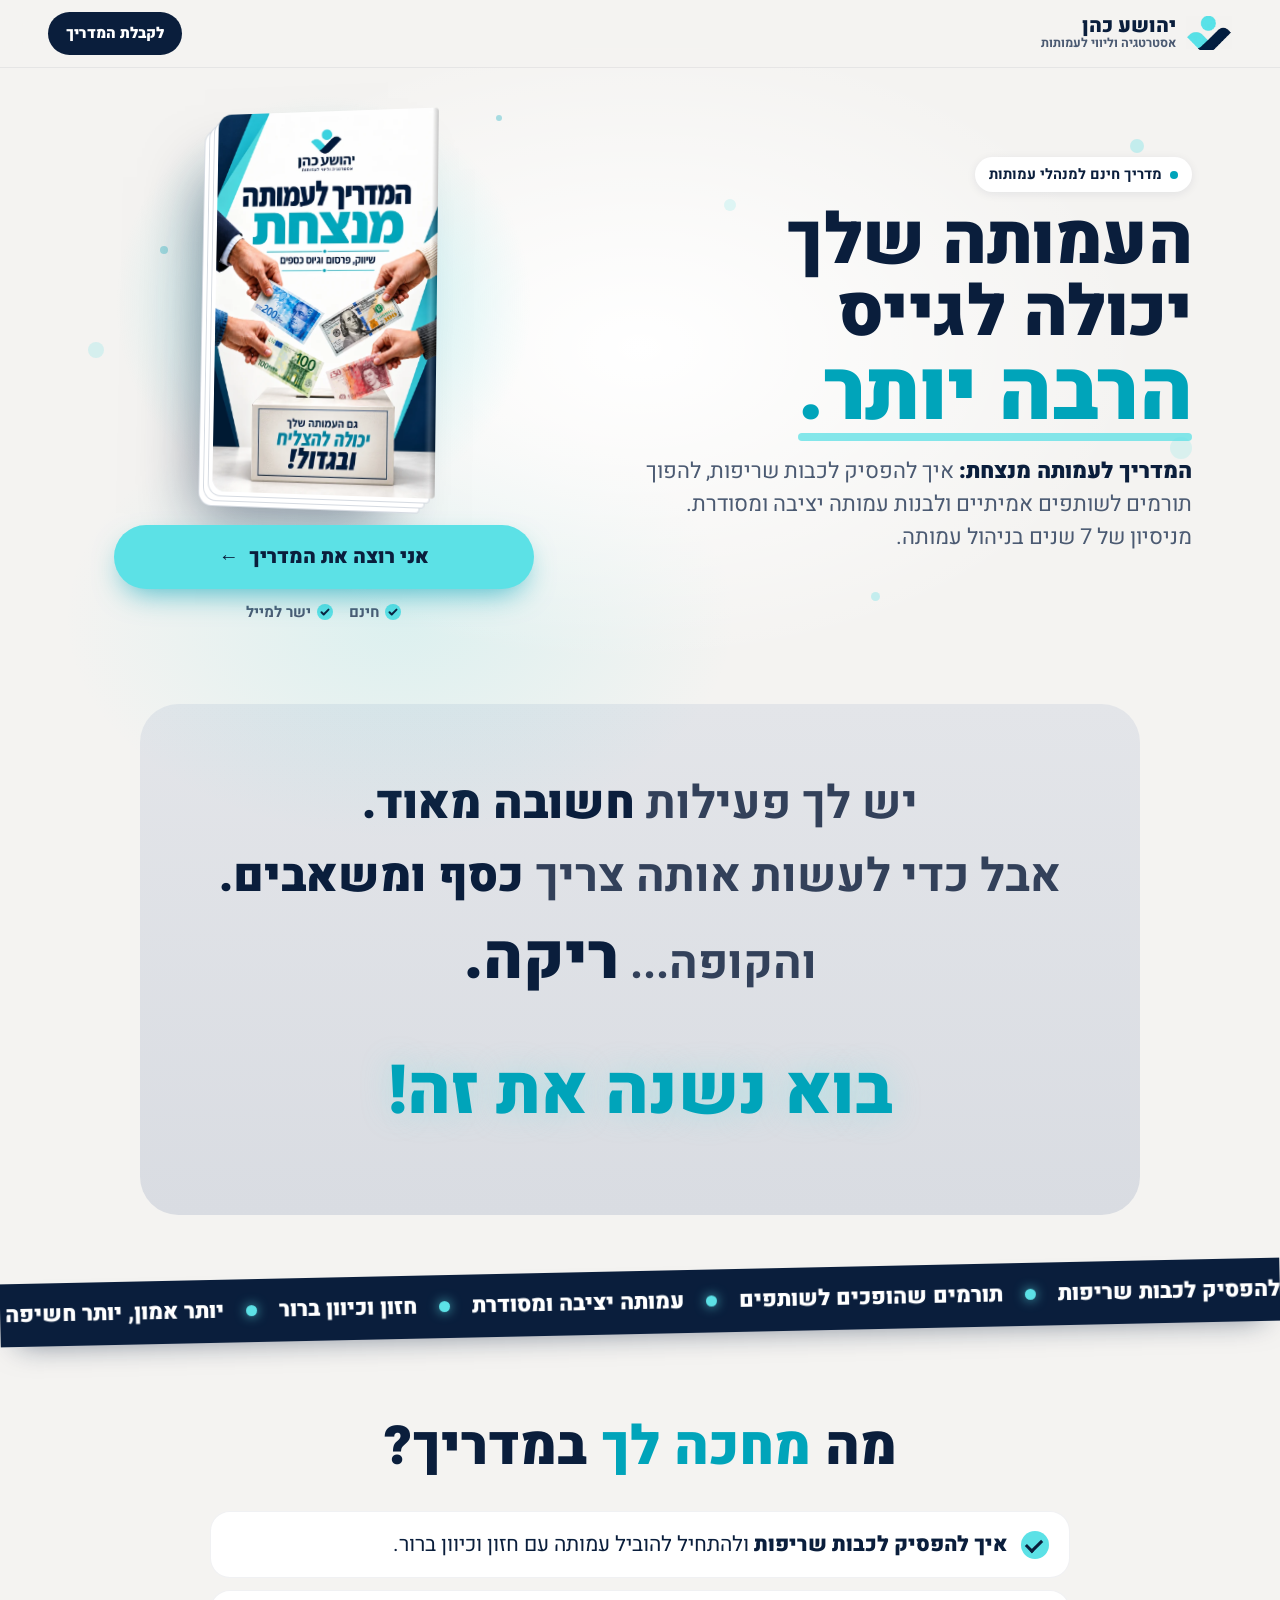
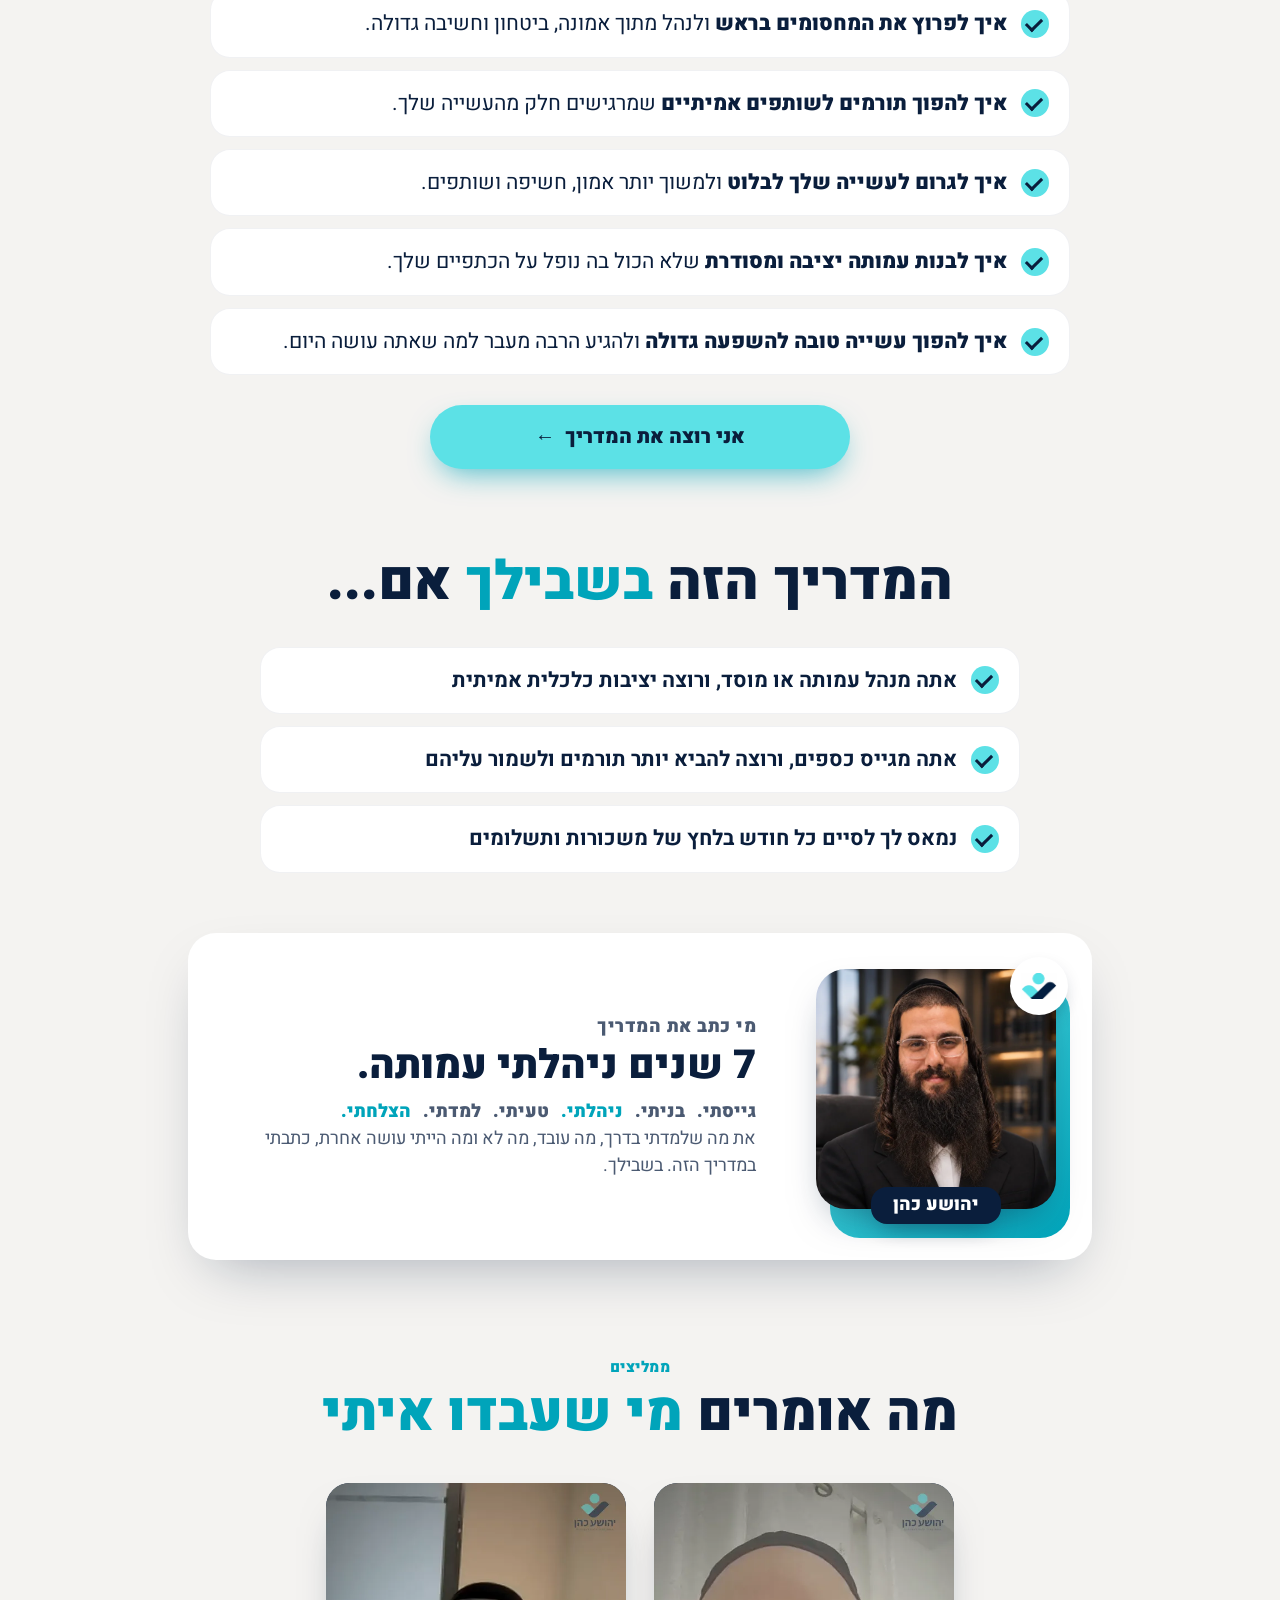
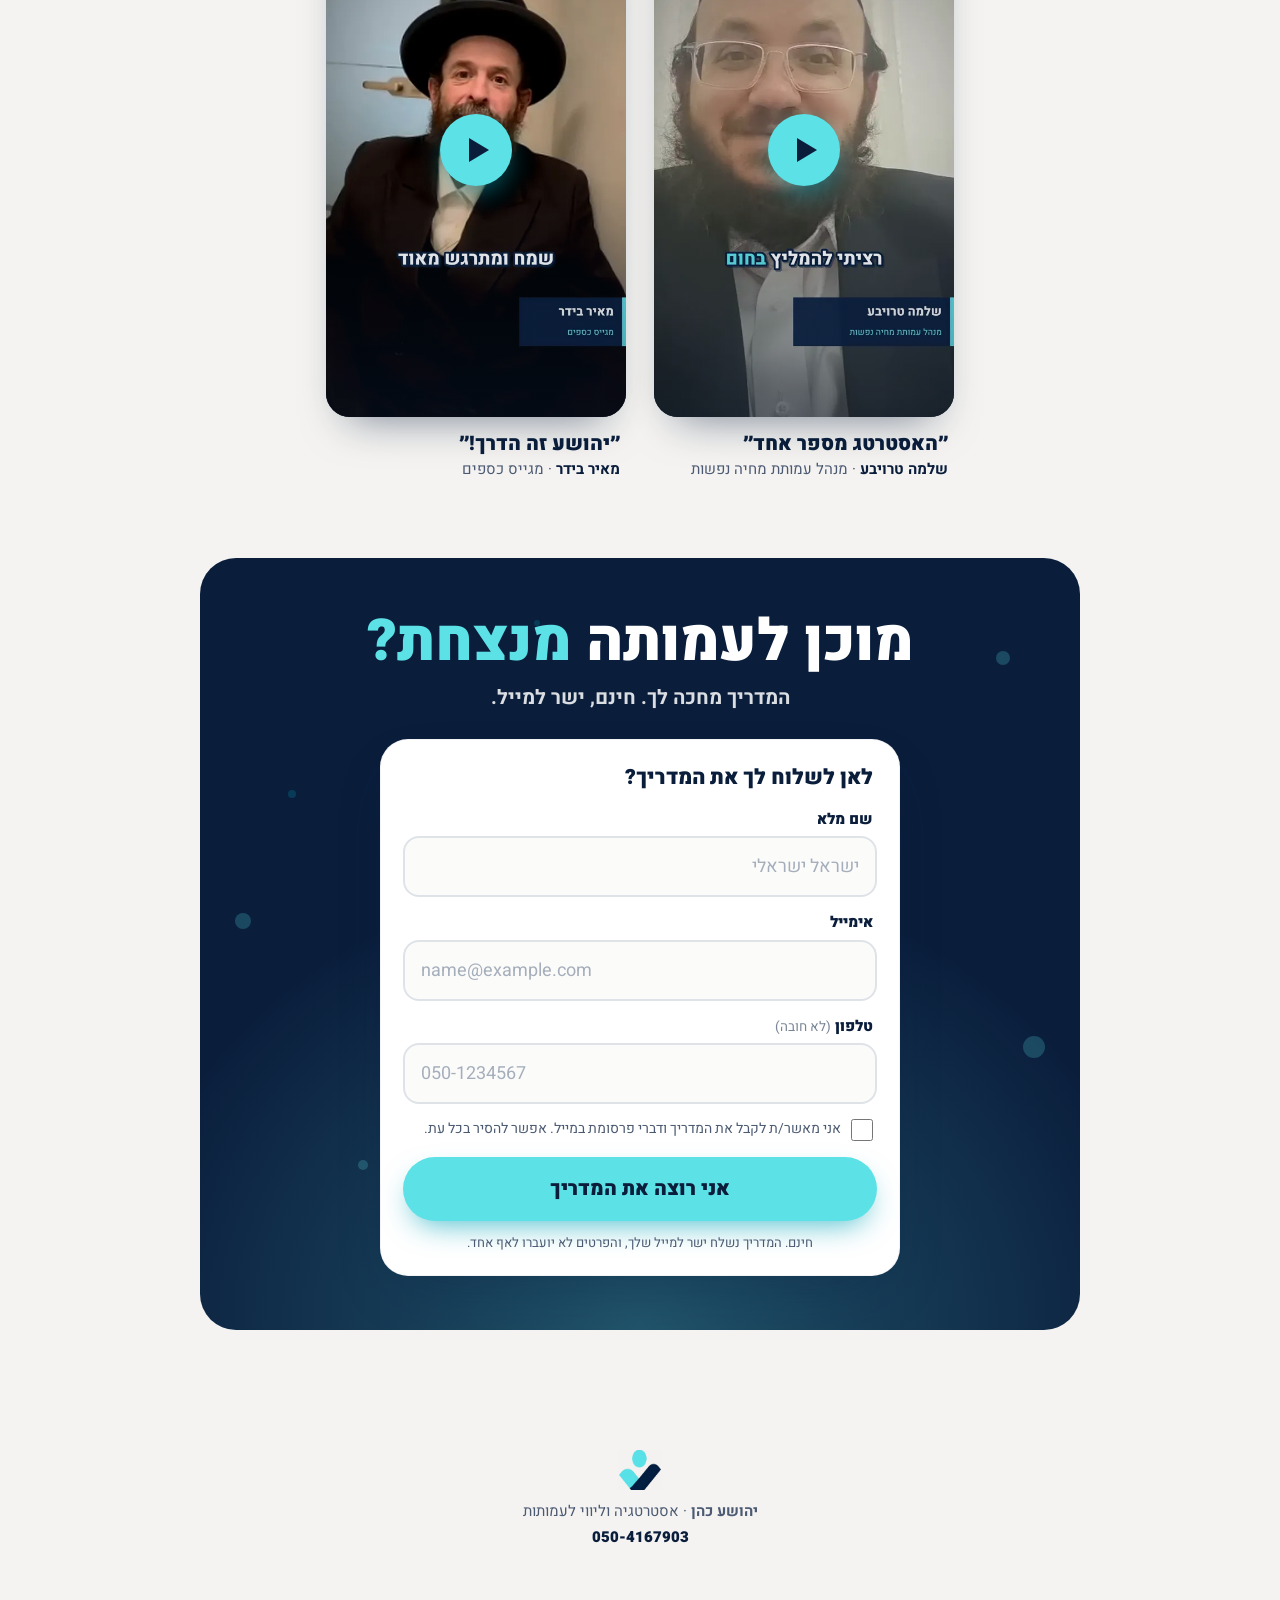
<file: index.html>
<!doctype html>
<html lang="he" dir="rtl">
<head>
<meta charset="utf-8">
<meta name="viewport" content="width=device-width, initial-scale=1, viewport-fit=cover">
<title>המדריך לעמותה מנצחת | מדריך חינם למנהלי עמותות | יהושע כהן</title>
<meta name="description" content="מדריך חינם למנהלי עמותות: איך להפסיק לכבות שריפות, להפוך תורמים לשותפים אמיתיים ולבנות עמותה יציבה ומסודרת.">
<meta name="theme-color" content="#0A1E3C">
<meta property="og:type" content="website">
<meta property="og:locale" content="he_IL">
<meta property="og:title" content="המדריך לעמותה מנצחת – מדריך חינם למנהלי עמותות">
<meta property="og:description" content="איך להפסיק לכבות שריפות, להפוך תורמים לשותפים אמיתיים ולבנות עמותה יציבה ומסודרת. בחינם.">
<meta property="og:image" content="https://yehoshua.co.il/assets/og.jpg?v=guide2">
<meta property="og:image:width" content="1200">
<meta property="og:image:height" content="630">
<meta property="og:url" content="https://yehoshua.co.il/">
<link rel="icon" type="image/png" href="assets/favicon.png">
<link rel="apple-touch-icon" href="assets/apple-touch-icon.png">
<link rel="preload" href="assets/heebo-hebrew-900-normal.woff2" as="font" type="font/woff2" crossorigin>
<link rel="stylesheet" href="styles.css?v=live2">
</head>
<body>

<header class="top">
  <a class="brand" href="#" aria-label="יהושע כהן — אסטרטגיה וליווי לעמותות">
    <span class="mk" aria-hidden="true"><img class="mk-base" src="assets/mark.webp" alt="" width="54" height="40"><img class="mk-dot" src="assets/mark.webp" alt="" width="54" height="40"></span>
    <span><b>יהושע כהן</b><small>אסטרטגיה וליווי לעמותות</small></span>
  </a>
  <a class="top-cta" href="#join">לקבלת המדריך</a>
  <span class="scroll-line" aria-hidden="true"><span></span></span>
</header>

<main>
  <!-- HERO -->
  <section class="hero" id="top">
    <div class="floaters" aria-hidden="true"><i></i><i></i><i></i><i></i><i></i><i></i><i></i><i></i></div>
    <div class="hero-head">
      <p class="eyebrow"><span class="dot"></span>מדריך חינם למנהלי עמותות</p>
      <h1>העמותה שלך יכולה לגייס <em class="rot"><span data-rot>הרבה יותר.</span></em></h1>
      <p class="lead"><b>המדריך לעמותה מנצחת:</b> איך להפסיק לכבות שריפות, להפוך תורמים לשותפים אמיתיים ולבנות עמותה יציבה ומסודרת. מניסיון של 7 שנים בניהול עמותה.</p>
    </div>

    <div class="book-wrap" aria-hidden="true">
      <div class="book">
        <img class="cover" src="assets/guide.webp" alt="" width="720" height="1201">
      </div>
    </div>

    <div class="hero-cta">
      <a class="btn" href="#join">אני רוצה את המדריך <span class="arr" aria-hidden="true">←</span></a>
      <ul class="ticks"><li>חינם</li><li>ישר למייל</li></ul>
    </div>
  </section>

  <!-- PAIN -->
  <section class="pain" data-reveal-group>
    <p class="pain-line" data-reveal>יש לך פעילות <b>חשובה מאוד.</b></p>
    <p class="pain-line" data-reveal>אבל כדי לעשות אותה צריך <b>כסף ומשאבים.</b></p>
    <p class="pain-line pain-empty" data-reveal>והקופה... <b>ריקה.</b></p>
    <p class="pain-turn" data-reveal>בוא נשנה את זה!</p>
  </section>

  <!-- RUNNING BAND -->
  <div class="ticker" aria-hidden="true"><div class="ticker-run">
    <span>להפסיק לכבות שריפות</span><span>תורמים שהופכים לשותפים</span><span>עמותה יציבה ומסודרת</span><span>חזון וכיוון ברור</span><span>יותר אמון, יותר חשיפה</span><span>השפעה גדולה</span>
    <span>להפסיק לכבות שריפות</span><span>תורמים שהופכים לשותפים</span><span>עמותה יציבה ומסודרת</span><span>חזון וכיוון ברור</span><span>יותר אמון, יותר חשיפה</span><span>השפעה גדולה</span>
  </div></div>

  <!-- WHAT'S IN THE GUIDE -->
  <section class="get">
    <h2 class="sec-title" data-reveal>מה <em>מחכה לך</em> במדריך?</h2>
    <ul class="get-list">
      <li data-reveal><b>איך להפסיק לכבות שריפות</b> ולהתחיל להוביל עמותה עם חזון וכיוון ברור.</li>
      <li data-reveal><b>איך לפרוץ את המחסומים בראש</b> ולנהל מתוך אמונה, ביטחון וחשיבה גדולה.</li>
      <li data-reveal><b>איך להפוך תורמים לשותפים אמיתיים</b> שמרגישים חלק מהעשייה שלך.</li>
      <li data-reveal><b>איך לגרום לעשייה שלך לבלוט</b> ולמשוך יותר אמון, חשיפה ושותפים.</li>
      <li data-reveal><b>איך לבנות עמותה יציבה ומסודרת</b> שלא הכול בה נופל על הכתפיים שלך.</li>
      <li data-reveal><b>איך להפוך עשייה טובה להשפעה גדולה</b> ולהגיע הרבה מעבר למה שאתה עושה היום.</li>
    </ul>
    <div class="get-cta" data-reveal><a class="btn" href="#join">אני רוצה את המדריך <span class="arr" aria-hidden="true">←</span></a></div>
  </section>

  <!-- FOR WHOM -->
  <section class="for">
    <h2 class="sec-title" data-reveal>המדריך הזה <em>בשבילך</em> אם...</h2>
    <ul class="for-list">
      <li data-reveal>אתה מנהל עמותה או מוסד, ורוצה יציבות כלכלית אמיתית</li>
      <li data-reveal>אתה מגייס כספים, ורוצה להביא יותר תורמים ולשמור עליהם</li>
      <li data-reveal>נמאס לך לסיים כל חודש בלחץ של משכורות ותשלומים</li>
    </ul>
  </section>

  <!-- WHO -->
  <section class="who">
    <div class="who-card" data-reveal>
      <figure class="who-photo">
        <img src="assets/yehoshua.webp" alt="יהושע כהן" width="640" height="640" loading="lazy">
        <span class="who-badge" aria-hidden="true"><img src="assets/mark.webp" alt="" width="54" height="40"></span>
        <figcaption><b>יהושע כהן</b></figcaption>
      </figure>
      <div>
        <p class="who-kicker">מי כתב את המדריך</p>
        <h2>7 שנים ניהלתי עמותה.</h2>
        <p class="who-words"><span>גייסתי.</span> <span>בניתי.</span> <span>ניהלתי.</span> <span>טעיתי.</span> <span>למדתי.</span> <span>הצלחתי.</span></p>
        <p>את מה שלמדתי בדרך, מה עובד, מה לא ומה הייתי עושה אחרת, כתבתי במדריך הזה. בשבילך.</p>
      </div>
    </div>
  </section>

  <!-- TESTIMONIALS (add a card to the list to add a video) -->
  <section class="recs" aria-labelledby="recs-title">
    <p class="recs-kicker" data-reveal>ממליצים</p>
    <h2 class="sec-title" id="recs-title" data-reveal>מה אומרים <em>מי שעבדו איתי</em></h2>
    <ul class="recs-list" data-recs data-reveal>
      <li class="rec">
        <button class="rec-play" type="button" data-src="assets/video/rec1.mp4?v=wm" aria-label="לצפייה בהמלצה של שלמה טרויבע">
          <img src="assets/video/rec1.webp?v=wm" alt="" width="540" height="960" loading="lazy">
          <span class="rec-icon" aria-hidden="true"></span>
        </button>
        <p class="rec-quote">״האסטרטג מספר אחד״</p>
        <p class="rec-who"><b>שלמה טרויבע</b> · מנהל עמותת מחיה נפשות</p>
      </li>
      <li class="rec">
        <button class="rec-play" type="button" data-src="assets/video/rec2.mp4?v=wm" aria-label="לצפייה בהמלצה של מאיר בידר">
          <img src="assets/video/rec2.webp?v=wm" alt="" width="540" height="960" loading="lazy">
          <span class="rec-icon" aria-hidden="true"></span>
        </button>
        <p class="rec-quote">״יהושע זה הדרך!״</p>
        <p class="rec-who"><b>מאיר בידר</b> · מגייס כספים</p>
      </li>
    </ul>
  </section>

  <!-- FINAL CTA + FORM -->
  <section class="final" id="join">
    <div class="final-card">
      <div class="floaters" aria-hidden="true"><i></i><i></i><i></i><i></i><i></i><i></i></div>
      <h2>מוכן לעמותה <em>מנצחת?</em></h2>
      <p>המדריך מחכה לך. חינם, ישר למייל.</p>
    <div class="final-form">
      <form class="signup" data-form novalidate>
        <p class="form-title">לאן לשלוח לך את המדריך?</p>
        <div class="field">
          <label for="f-name">שם מלא</label>
          <input id="f-name" name="name" type="text" autocomplete="name" required maxlength="80" placeholder="ישראל ישראלי">
        </div>
        <div class="field">
          <label for="f-email">אימייל</label>
          <input id="f-email" name="email" type="email" inputmode="email" autocomplete="email" dir="ltr" required maxlength="120" placeholder="name@example.com">
          <p class="hint" data-hint hidden></p>
        </div>
        <div class="field">
          <label for="f-phone">טלפון <small class="opt">(לא חובה)</small></label>
          <input id="f-phone" name="phone" type="tel" inputmode="tel" autocomplete="tel" dir="ltr" maxlength="20" placeholder="050-1234567">
          <p class="hint" data-phone-hint hidden></p>
        </div>
        <input class="hp" name="website" tabindex="-1" autocomplete="off" aria-hidden="true">
        <label class="consent">
          <input type="checkbox" name="agree" value="yes">
          <span data-consent-text>אני מאשר/ת לקבל את המדריך ודברי פרסומת במייל. אפשר להסיר בכל עת.</span>
        </label>
        <button type="submit" class="btn"><span>אני רוצה את המדריך</span></button>
        <p class="fine">חינם. המדריך נשלח ישר למייל שלך, והפרטים לא יועברו לאף אחד.</p>
        <p class="error" role="alert" data-error hidden></p>
      </form>

      <div class="done" data-done hidden tabindex="-1">
        <div class="done-check" aria-hidden="true"></div>
        <h2>המדריך בדרך אליך, <span data-done-name></span>!</h2>
        <p>שלחנו אותו עכשיו למייל שלך. לא רואה אותו? כדאי לבדוק גם בתיקיית "קידומי מכירות" או "ספאם".</p>
        <a class="btn btn-ghost" data-share target="_blank" rel="noopener">שתף מנהל עמותה שאתה מכיר</a>
      </div>
    </div>
    </div>
  </section>
</main>

<footer class="foot">
  <img src="assets/mark.webp" alt="" width="54" height="40" loading="lazy">
  <p><b>יהושע כהן</b> · אסטרטגיה וליווי לעמותות</p>
  <p><a href="https://wa.me/972504167903" target="_blank" rel="noopener" dir="ltr">050-4167903</a></p>
</footer>

<a class="sticky-cta" href="#join" data-sticky><span class="live-dot" aria-hidden="true"></span>אני רוצה את המדריך</a>

<script src="app.js?v=live1"></script>
</body>
</html>
</file>
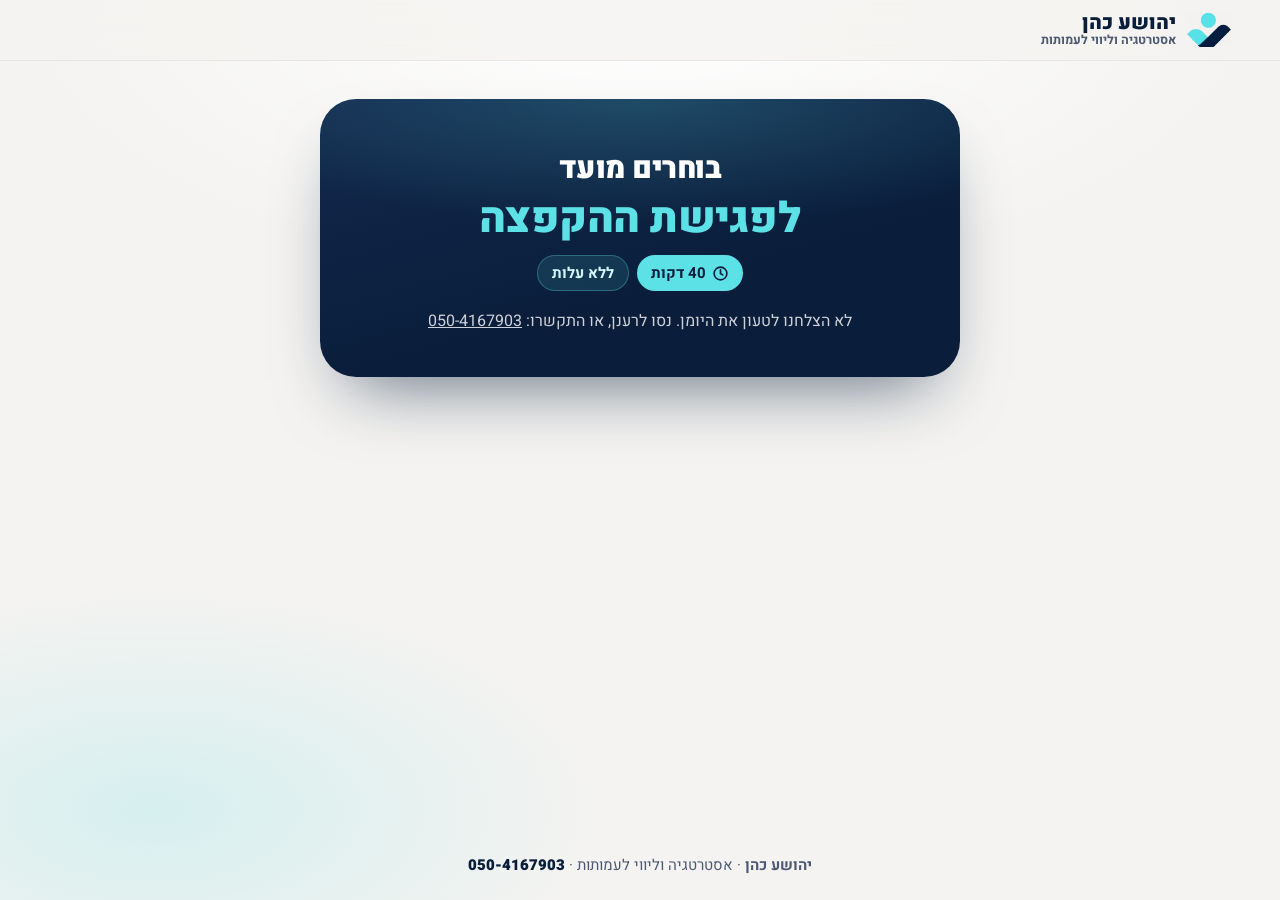
<file: book.html>
<!doctype html>
<html lang="he" dir="rtl">
<head>
<meta charset="utf-8">
<meta name="viewport" content="width=device-width, initial-scale=1, viewport-fit=cover">
<title>קביעת פגישת הקפצה | יהושע כהן</title>
<meta name="robots" content="noindex">
<meta name="theme-color" content="#0A1E3C">
<link rel="icon" type="image/png" href="assets/favicon.png">
<link rel="apple-touch-icon" href="assets/apple-touch-icon.png">
<link rel="preload" href="assets/heebo-hebrew-900-normal.woff2" as="font" type="font/woff2" crossorigin>
<link rel="stylesheet" href="styles.css?v=consult1">
<link rel="stylesheet" href="consult.css?v=role1">
</head>
<body class="cs-page">
<header class="top">
  <a class="brand" href="./" aria-label="יהושע כהן — אסטרטגיה וליווי לעמותות">
    <img src="assets/mark.webp" alt="" width="54" height="40">
    <span><b>יהושע כהן</b><small>אסטרטגיה וליווי לעמותות</small></span>
  </a>
</header>
<main class="cs-wrap">
  <section class="cs-card" data-card>
    <h1 data-title>בוחרים מועד <em>לפגישת ההקפצה</em></h1>
    <p class="cs-meta"><span class="cs-pill"><svg viewBox="0 0 24 24" aria-hidden="true"><circle cx="12" cy="12" r="9"/><path d="M12 7v5l3 2"/></svg>40 דקות</span><span class="cs-pill">ללא עלות</span></p>
    <div data-body><div class="cs-loading" aria-label="טוען"></div></div>
  </section>
</main>
<footer class="foot cs-foot">
  <p><b>יהושע כהן</b> · אסטרטגיה וליווי לעמותות · <a href="tel:0504167903">050-4167903</a></p>
</footer>
<script src="consult.js?v=track1"></script>
<script>
(function () {
  var C = window.Consult;
  var body = document.querySelector('[data-body]');
  var title = document.querySelector('[data-title]');
  var qs = new URLSearchParams(location.search);
  var fromPage = qs.get('from') === 'page'; var backPage = fromPage ? 'pgisha.html' : 'thank-you.html';
  var token = qs.get('r') || qs.get('c');
  var confirmMode = !qs.get('r') && !!qs.get('c');
  var chosen = null;
  var CHECK = '<div class="cs-ok-icon"><svg viewBox="0 0 24 24"><path d="M5 12.5l4.6 4.5L19 7.5"/></svg></div>';
  var esc = function (s) { return String(s).replace(/[&<>"']/g, function (c) { return { '&': '&amp;', '<': '&lt;', '>': '&gt;', '"': '&quot;', "'": '&#39;' }[c]; }); };
  var label = function (iso) { var d = new Date(iso); return 'יום ' + C.weekday(d).replace(/^יום /, '') + ', ' + C.dm(d) + ' בשעה ' + C.time(d); };

  // Free times grouped by day; the person picks a day, then a time.
  function picker(slots, onPick) {
    var days = [];
    slots.forEach(function (iso) {
      var k = C.dayKey(new Date(iso));
      var day = days.filter(function (x) { return x.key === k; })[0];
      if (!day) days.push(day = { key: k, slots: [] });
      day.slots.push(iso);
    });
    if (!days.length) {
      body.innerHTML = '<p class="cs-empty">כרגע אין מועדים פנויים בשבועות הקרובים. אפשר להתקשר אליי: <a href="tel:0504167903">050-4167903</a></p>';
      return;
    }
    body.innerHTML = '<p class="cs-h2">איזה יום נוח לך?</p><div class="cs-days" role="group" aria-label="ימים"></div><p class="cs-h2">ובאיזו שעה?</p><div class="cs-times" role="group" aria-label="שעות"></div>';
    var dayBox = body.querySelector('.cs-days');
    var timeBox = body.querySelector('.cs-times');
    function showDay(i) {
      Array.prototype.forEach.call(dayBox.children, function (b, j) { b.setAttribute('aria-pressed', String(i === j)); });
      timeBox.innerHTML = '';
      days[i].slots.forEach(function (iso) {
        var b = document.createElement('button');
        b.type = 'button'; b.className = 'cs-time'; b.textContent = C.time(new Date(iso)); b.setAttribute('aria-pressed', 'false');
        b.dataset.slot = iso;
        b.onclick = function () { onPick(iso); };
        timeBox.appendChild(b);
      });
    }
    days.forEach(function (day, i) {
      var d = new Date(day.slots[0]);
      var b = document.createElement('button');
      b.type = 'button'; b.className = 'cs-day';
      b.innerHTML = '<small>' + esc(C.weekday(d)) + '</small><b>' + esc(C.dm(d)) + '</b>';
      b.onclick = function () { showDay(i); };
      dayBox.appendChild(b);
    });
    showDay(0);
  }

  function errorText(e) {
    if (e.code === 'slot-taken') return 'המועד הזה נתפס הרגע. בחר/י מועד אחר.';
    if (e.code === 'full') return 'כרגע אין מועדים פנויים.';
    return 'משהו השתבש. נסו שוב בעוד רגע, או התקשרו: 050-4167903';
  }

  // ── A new booking ─────────────────────────────────────────────
  function newBooking() {
    C.get('/slots').then(function (r) {
      if (!r.open) { location.replace(backPage); return; }
      picker(r.slots, details);
    }).catch(function () { body.innerHTML = '<p class="cs-empty">לא הצלחנו לטעון את היומן. נסו לרענן, או התקשרו: <a href="tel:0504167903">050-4167903</a></p>'; });
  }

  function details(iso) {
    chosen = iso;
    body.innerHTML =
      '<p class="cs-chosen">' + esc(label(iso)) + '<button type="button" data-change>שינוי</button></p>' +
      '<form class="cs-form" novalidate>' +
      '<input class="hp" name="website" tabindex="-1" autocomplete="off" aria-hidden="true">' +
      '<label><span>שם העמותה</span><input name="org" required autocomplete="organization"></label>' +
      '<label><span>שם מלא</span><input name="name" required autocomplete="name"></label>' +
      '<label><span>תפקיד בעמותה</span><input name="role" required autocomplete="organization-title" placeholder="למשל: מנכ״ל, יו״ר, רכז/ת גיוס"></label>' +
      '<label><span>טלפון נייד</span><input name="phone" type="tel" inputmode="tel" required autocomplete="tel" dir="ltr"></label>' +
      '<label><span>אימייל</span><input name="email" type="email" inputmode="email" required autocomplete="email" dir="ltr"></label>' +
      '<label><span>קצת רקע על העמותה <small class="cs-opt">(לא חובה)</small></span><textarea name="about" rows="3" maxlength="1000" placeholder="במה העמותה עוסקת, ומה הכי מעסיק אותך עכשיו"></textarea></label>' +
      '<p class="cs-err" data-err hidden></p>' +
      '<button class="btn cs-btn" type="submit">לשריין את המועד</button>' +
      '</form>';
    var form = body.querySelector('form');
    C.prefill(form);
    body.querySelector('[data-change]').onclick = newBooking;
    form.addEventListener('submit', function (e) {
      e.preventDefault();
      var err = form.querySelector('[data-err]');
      var d = C.formData(form);
      var miss = !d.org ? 'מה שם העמותה?' : !d.name ? 'מה השם שלך?' : !d.role ? 'מה התפקיד שלך בעמותה?' : C.digits(d.phone).length < 9 ? 'מה מספר הטלפון שלך?' : !/^[^@\s]+@[^@\s]+\.[^@\s]{2,}$/.test(d.email) ? 'כתובת המייל לא נראית תקינה.' : '';
      if (miss) { err.textContent = miss; err.hidden = false; return; }
      d.start = chosen; d.source = fromPage ? 'דף הפגישה' : 'דף התודה'; d.vid = C.vid;
      var btn = form.querySelector('button'); btn.setAttribute('aria-busy', 'true'); err.hidden = true;
      C.post('/book', d).then(function (r) { booked(r.booking); }).catch(function (e2) {
        if (e2.code === 'full') { location.replace(backPage); return; }
        err.textContent = errorText(e2); err.hidden = false;
        if (e2.code === 'slot-taken') setTimeout(newBooking, 1800);
      }).then(function () { btn.removeAttribute('aria-busy'); });
    });
  }

  function booked(b) {
    title.innerHTML = 'נקבע! <em>נתראה ב' + esc(b.label) + '</em>';
    body.innerHTML = CHECK.replace('cs-ok-icon', 'cs-ok-icon" style="margin-top:20px') +
      '<p class="cs-sub" style="font-size:18px">מחכה לשיחה שלנו על ' + esc(b.org) + '.</p>' +
      '<p class="cs-note">הזמנה ליומן נשלחה למייל שלך' + (b.meetLink ? ', עם הקישור לפגישה' : '') + '. יום לפני אשלח לך תזכורת במייל.</p>' +
      '<p class="cs-note">צריך להזיז? <a href="book.html?r=' + encodeURIComponent(b.token) + '" style="color:#5CE1E6">לשינוי המועד</a></p>';
  }

  // ── Moving or canceling (link from the reminder) ──────────────
  function manage() {
    title.innerHTML = 'הפגישה שלך <em>לפגישת ההקפצה</em>';
    C.get('/manage/' + encodeURIComponent(token)).then(function (r) {
      var b = r.booking;
      if (['BOOKED', 'CONFIRMED', 'NOT_CONFIRMED'].indexOf(b.status) < 0 || new Date(b.start) < new Date()) {
        title.innerHTML = b.status === 'CANCELED' ? 'הפגישה בוטלה' : 'הפגישה הזאת כבר לא פעילה';
        body.innerHTML = '<p class="cs-note">רוצה לקבוע מחדש? <a href="book.html" style="color:#5CE1E6">לבחירת מועד</a></p>';
        return;
      }
      title.innerHTML = 'הפגישה שלך <em>' + esc(b.label) + '</em>';
      body.innerHTML = '<p class="cs-h2" style="margin-top:20px">צריך להזיז? בחר/י מועד חדש</p><div data-pick></div><button type="button" class="cs-link" data-cancel>אני צריך/ה לבטל את הפגישה</button>';
      var holder = body;
      var pickBox = body.querySelector('[data-pick]');
      body = pickBox;
      picker(r.slots, function (iso) {
        body = holder;
        chosen = iso;
        body.innerHTML = '<p class="cs-chosen">המועד החדש: ' + esc(label(iso)) + '</p><p class="cs-err" data-err hidden></p><button class="btn cs-btn" type="button" data-go>לאשר את המועד החדש</button><br><button type="button" class="cs-link" data-back>חזרה</button>';
        body.querySelector('[data-back]').onclick = manage;
        body.querySelector('[data-go]').onclick = function () {
          var btn = this; btn.setAttribute('aria-busy', 'true');
          C.post('/reschedule', { token: token, start: chosen }).then(function (r2) {
            title.innerHTML = 'עודכן! <em>נתראה ב' + esc(r2.booking.label) + '</em>';
            body.innerHTML = CHECK + '<p class="cs-note">עדכון נשלח גם ליומן שלך. התזכורות יגיעו לפי המועד החדש.</p>';
          }).catch(function (e) { var err = body.querySelector('[data-err]'); err.textContent = errorText(e); err.hidden = false; btn.removeAttribute('aria-busy'); });
        };
      });
      body = holder;
      body.querySelector('[data-cancel]').onclick = function () {
        if (!confirm('לבטל את הפגישה? המועד יתפנה למישהו אחר.')) return;
        C.post('/cancel', { token: token }).then(function () {
          title.innerHTML = 'הפגישה בוטלה';
          body.innerHTML = '<p class="cs-note">תודה שעדכנת. אם תרצה לקבוע מחדש, <a href="book.html" style="color:#5CE1E6">אפשר כאן</a>.</p>';
        }).catch(function (e) { alert(errorText(e)); });
      };
    }).catch(function () {
      title.innerHTML = 'הפגישה לא נמצאה';
      body.innerHTML = '<p class="cs-note">אפשר להתקשר אליי: <a href="tel:0504167903" style="color:#5CE1E6">050-4167903</a></p>';
    });
  }

  // ── The arrival confirmation button in the reminder email ──────
  function confirmArrival() {
    title.innerHTML = 'רק רגע...';
    C.post('/confirm', { token: token }).then(function (r) {
      var b = r.booking;
      title.innerHTML = 'תודה! <em>נתראה ב' + esc(b.label) + '</em>';
      body.innerHTML = CHECK + '<p class="cs-sub" style="font-size:18px">ההגעה שלך אושרה.</p>' +
        (b.meetLink ? '<p class="cs-note">הקישור לפגישה: <a href="' + esc(b.meetLink) + '" style="color:#5CE1E6">לכניסה</a>. שעתיים לפני אשלח תזכורת במייל.</p>' : '<p class="cs-note">שעתיים לפני אשלח תזכורת במייל.</p>') +
        '<p class="cs-note">בכל זאת צריך להזיז? <a href="book.html?r=' + encodeURIComponent(token) + '" style="color:#5CE1E6">לשינוי המועד</a></p>';
    }).catch(function () { manage(); });
  }

  if (confirmMode) confirmArrival(); else if (token) manage(); else newBooking();
})();
</script>
</body>
</html>
</file>
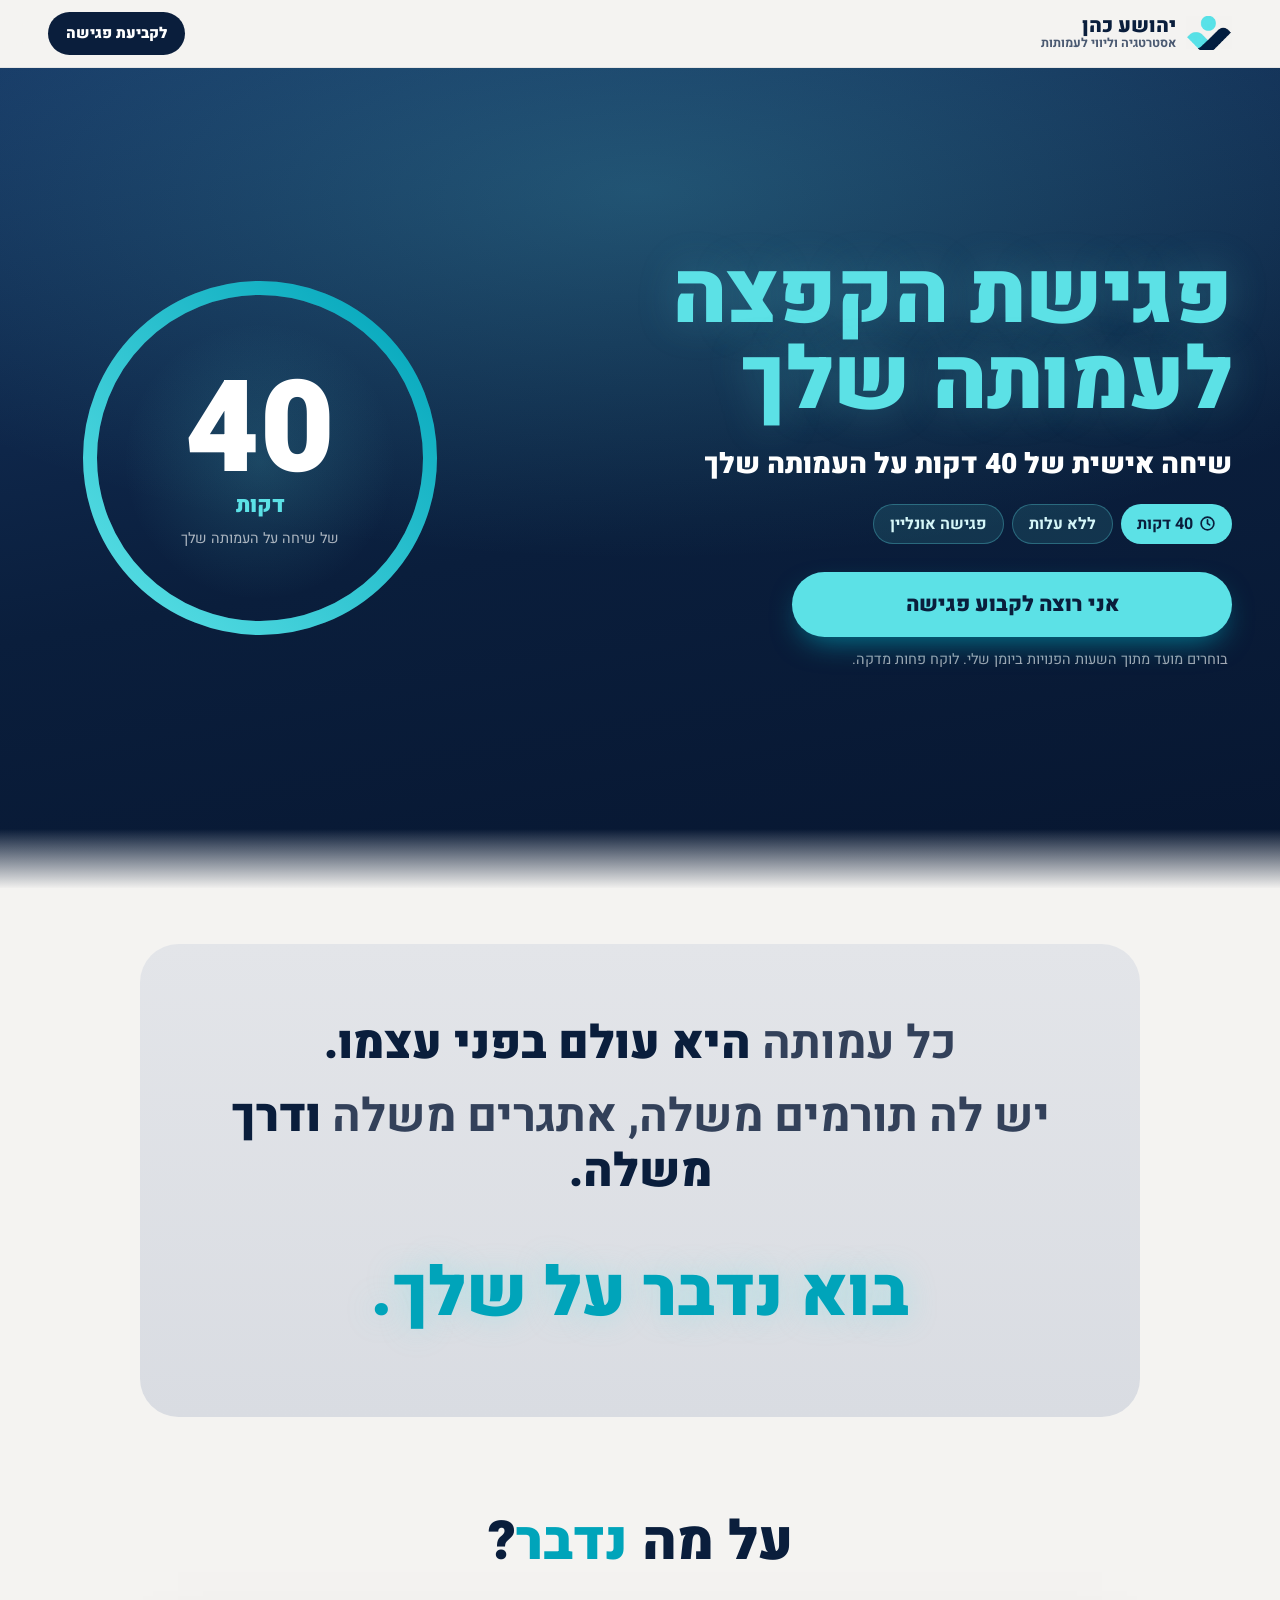
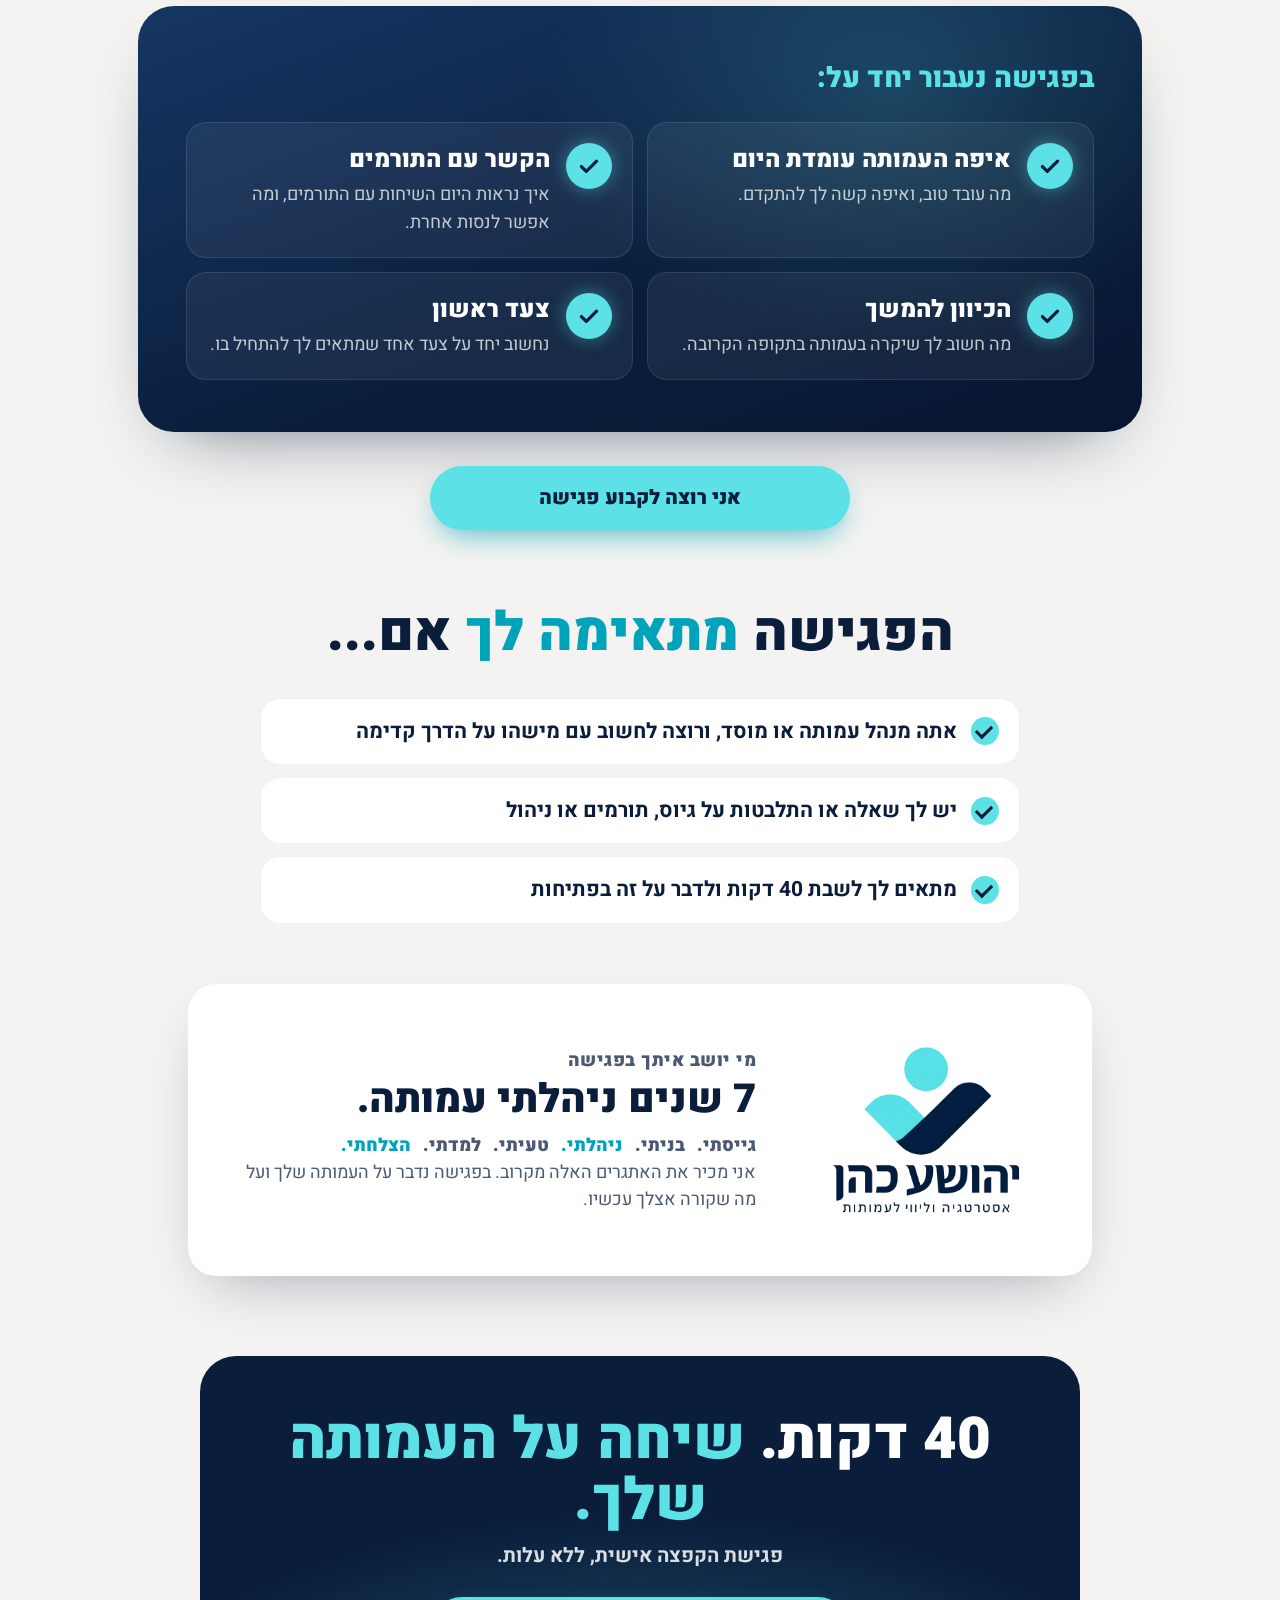
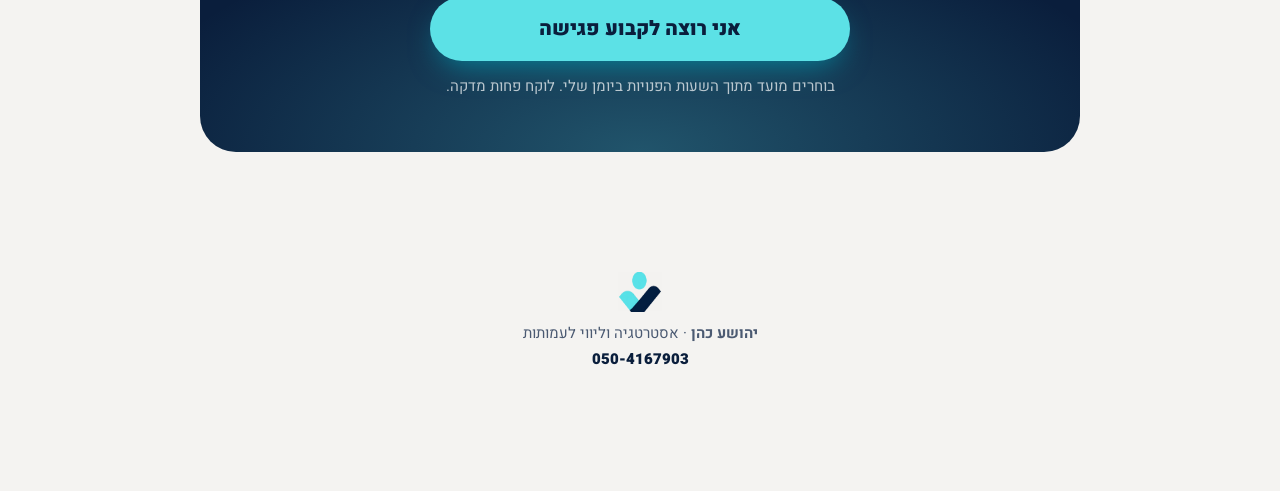
<file: pgisha.html>
<!doctype html>
<html lang="he" dir="rtl">
<head>
<meta charset="utf-8">
<meta name="viewport" content="width=device-width, initial-scale=1, viewport-fit=cover">
<title>פגישת הקפצה לעמותה שלך | יהושע כהן</title>
<meta name="robots" content="noindex">
<meta name="theme-color" content="#0A1E3C">
<link rel="icon" type="image/png" href="assets/favicon.png">
<link rel="apple-touch-icon" href="assets/apple-touch-icon.png">
<link rel="preload" href="assets/heebo-hebrew-900-normal.woff2" as="font" type="font/woff2" crossorigin>
<link rel="stylesheet" href="styles.css?v=offer1">
<link rel="stylesheet" href="consult.css?v=role1">
<link rel="stylesheet" href="offer.css?v=offer2">
</head>
<body class="of">

<header class="top">
  <a class="brand" href="./" aria-label="יהושע כהן — אסטרטגיה וליווי לעמותות">
    <img src="assets/mark.webp" alt="" width="54" height="40">
    <span><b>יהושע כהן</b><small>אסטרטגיה וליווי לעמותות</small></span>
  </a>
  <a class="top-cta" href="book.html?from=page" data-book>לקביעת פגישה</a>
</header>

<main>
  <!-- HERO -->
  <section class="of-hero">
    <div class="of-hero-in">
      <div>
                <h1>פגישת הקפצה לעמותה שלך</h1>
        <p class="of-sub">שיחה אישית של 40 דקות על העמותה שלך</p>
        <p class="cs-meta"><span class="cs-pill"><svg viewBox="0 0 24 24" aria-hidden="true"><circle cx="12" cy="12" r="9"/><path d="M12 7v5l3 2"/></svg>40 דקות</span><span class="cs-pill">ללא עלות</span><span class="cs-pill">פגישה אונליין</span></p>

        <div data-open>
          <div class="of-seats" data-seats hidden>
            <p class="of-seats-t"><b>נשארו פגישות בודדות</b></p>
          </div>
          <div class="of-cta">
            <a class="btn" href="book.html?from=page" data-book>אני רוצה לקבוע פגישה</a>
            <p class="of-note">בוחרים מועד מתוך השעות הפנויות ביומן שלי. לוקח פחות מדקה.</p>
          </div>
        </div>
        <div data-closed-top hidden>
          <p class="cs-full" style="text-align:right">כרגע אין מועדים פנויים. <span>אפשר להצטרף לרשימת ההמתנה למטה.</span></p>
        </div>
      </div>

      <div class="of-dial" aria-hidden="true">
        <svg viewBox="0 0 400 400">
          <circle class="trk" cx="200" cy="200" r="170"/>
          <defs><linearGradient id="ofg" x1="0" y1="0" x2="1" y2="1"><stop offset="0" stop-color="#5CE1E6"/><stop offset="1" stop-color="#00A4BA"/></linearGradient></defs>
          <circle class="seg" cx="200" cy="200" r="170" style="--len:1068"/>
        </svg>
        <div class="of-dial-c"><b>40</b><span>דקות</span><small>של שיחה על העמותה שלך</small></div>
      </div>
    </div>
  </section>

  <!-- TURN -->
  <section class="of-turn" data-reveal-group>
        <p class="pain-line" data-reveal>כל עמותה <b>היא עולם בפני עצמו.</b></p>
    <p class="pain-line" data-reveal>יש לה תורמים משלה, אתגרים משלה <b>ודרך משלה.</b></p>
    <p class="pain-turn" data-reveal>בוא נדבר על שלך.</p>
  </section>

  <!-- WHAT YOU GET -->
  <section class="of-plan">
    <h2 class="sec-title" data-reveal>על מה <em>נדבר</em>?</h2>
    <div class="of-get" data-reveal>
      <p class="of-get-t">בפגישה נעבור יחד על:</p>
      <ul class="of-gets">
        <li data-reveal><span class="of-ck" aria-hidden="true"><svg viewBox="0 0 24 24"><path d="M5 12.5l4.5 4.5L19 7.5"/></svg></span><div><h3>איפה העמותה עומדת היום</h3><p>מה עובד טוב, ואיפה קשה לך להתקדם.</p></div></li>
        <li data-reveal><span class="of-ck" aria-hidden="true"><svg viewBox="0 0 24 24"><path d="M5 12.5l4.5 4.5L19 7.5"/></svg></span><div><h3>הקשר עם התורמים</h3><p>איך נראות היום השיחות עם התורמים, ומה אפשר לנסות אחרת.</p></div></li>
        <li data-reveal><span class="of-ck" aria-hidden="true"><svg viewBox="0 0 24 24"><path d="M5 12.5l4.5 4.5L19 7.5"/></svg></span><div><h3>הכיוון להמשך</h3><p>מה חשוב לך שיקרה בעמותה בתקופה הקרובה.</p></div></li>
        <li data-reveal><span class="of-ck" aria-hidden="true"><svg viewBox="0 0 24 24"><path d="M5 12.5l4.5 4.5L19 7.5"/></svg></span><div><h3>צעד ראשון</h3><p>נחשוב יחד על צעד אחד שמתאים לך להתחיל בו.</p></div></li>
      </ul>
    </div>
    <div class="of-mid-cta" data-reveal data-open-only><a class="btn" href="book.html?from=page" data-book>אני רוצה לקבוע פגישה</a></div>
  </section>

  <!-- FOR WHOM -->
  <section class="for">
    <h2 class="sec-title" data-reveal>הפגישה <em>מתאימה לך</em> אם...</h2>
    <ul class="for-list">
      <li data-reveal>אתה מנהל עמותה או מוסד, ורוצה לחשוב עם מישהו על הדרך קדימה</li>
      <li data-reveal>יש לך שאלה או התלבטות על גיוס, תורמים או ניהול</li>
      <li data-reveal>מתאים לך לשבת 40 דקות ולדבר על זה בפתיחות</li>
    </ul>
  </section>

  <!-- TESTIMONIALS: draft slots until the real ones arrive -->
  <section class="of-say" hidden><!-- hidden until real testimonials arrive -->
    <h2 class="sec-title" data-reveal>מה אומרים <em>מנהלי עמותות</em></h2>
    <div class="of-quotes">
      <figure class="of-q draft" data-reveal><p>כאן תיכנס המלצה אמיתית ממנהל עמותה.</p><footer><b>שם הממליץ</b>תפקיד, שם העמותה</footer></figure>
      <figure class="of-q draft" data-reveal><p>כאן תיכנס המלצה אמיתית ממנהל עמותה.</p><footer><b>שם הממליץ</b>תפקיד, שם העמותה</footer></figure>
      <figure class="of-q draft" data-reveal><p>כאן תיכנס המלצה אמיתית ממנהל עמותה.</p><footer><b>שם הממליץ</b>תפקיד, שם העמותה</footer></figure>
    </div>
  </section>

  <!-- WHO -->
  <section class="who">
    <div class="who-card" data-reveal>
      <img src="assets/logo.webp" alt="יהושע כהן — אסטרטגיה וליווי לעמותות" width="220" height="220" loading="lazy">
      <div>
        <p class="who-kicker">מי יושב איתך בפגישה</p>
        <h2>7 שנים ניהלתי עמותה.</h2>
        <p class="who-words"><span>גייסתי.</span> <span>בניתי.</span> <span>ניהלתי.</span> <span>טעיתי.</span> <span>למדתי.</span> <span>הצלחתי.</span></p>
        <p>אני מכיר את האתגרים האלה מקרוב. בפגישה נדבר על העמותה שלך ועל מה שקורה אצלך עכשיו.</p>
      </div>
    </div>
  </section>

  <!-- FINAL -->
  <section class="final" id="book">
    <div class="final-card">
      <h2>40 דקות. <em>שיחה על העמותה שלך.</em></h2>
      <div data-open>
        <p>פגישת הקפצה אישית, ללא עלות.</p>
        <div class="of-seats" data-seats hidden>
          <p class="of-seats-t"><b>נשארו פגישות בודדות</b></p>
        </div>
        <div style="margin-top:24px"><a class="btn" href="book.html?from=page" data-book>אני רוצה לקבוע פגישה</a></div>
        <p class="of-final-note">בוחרים מועד מתוך השעות הפנויות ביומן שלי. לוקח פחות מדקה.</p>
      </div>
      <div data-closed hidden>
        <p class="cs-full">כרגע אין מועדים פנויים. <span>השאר פרטים לרשימת ההמתנה, ואחזור אליך ברגע שייפתח מועד.</span></p>
        <form class="cs-form" data-waitlist novalidate>
          <input class="hp" name="website" tabindex="-1" autocomplete="off" aria-hidden="true">
          <label><span>שם מלא</span><input name="name" required autocomplete="name"></label>
          <label><span>טלפון</span><input name="phone" type="tel" inputmode="tel" required autocomplete="tel" dir="ltr"></label>
          <label><span>שם העמותה</span><input name="org" autocomplete="organization"></label>
          <p class="cs-err" data-err hidden></p>
          <button class="btn cs-btn" type="submit">הוסיפו אותי לרשימת ההמתנה</button>
        </form>
        <p class="cs-done" data-wait-done hidden>תודה! אתה ברשימה, ואחזור אליך ברגע שייפתח מועד.</p>
      </div>
    </div>
  </section>
</main>

<footer class="foot">
  <img src="assets/mark.webp" alt="" width="54" height="40" loading="lazy">
  <p><b>יהושע כהן</b> · אסטרטגיה וליווי לעמותות</p>
  <p><a href="https://wa.me/972504167903" target="_blank" rel="noopener" dir="ltr">050-4167903</a></p>
</footer>

<a class="sticky-cta" href="book.html?from=page" data-sticky data-book>אני רוצה לקבוע פגישה</a>

<script src="consult.js?v=track1"></script>
<script>
(function () {
  var C = window.Consult;
  var $$ = function (s) { return Array.prototype.slice.call(document.querySelectorAll(s)); };

  // "נשארו פגישות בודדות" shows only while booking is open; when every place is taken, the waiting list shows instead.
  C.get('/status').then(function (s) {
    if (!s.open) {
      $$('[data-open],[data-open-only],[data-sticky],.top-cta').forEach(function (el) { el.hidden = true; el.style.display = 'none'; });
      $$('[data-closed],[data-closed-top]').forEach(function (el) { el.hidden = false; });
      return;
    }
    $$('[data-seats]').forEach(function (el) { el.hidden = false; });
  }).catch(function () {});

  // Waiting list (only when every place is taken)
  var form = document.querySelector('[data-waitlist]');
  C.prefill(form);
  form.addEventListener('submit', function (e) {
    e.preventDefault();
    var err = form.querySelector('[data-err]');
    var data = C.formData(form);
    if (!data.name || C.digits(data.phone).length < 9) { err.textContent = 'צריך שם וטלפון כדי שאוכל לחזור אליך.'; err.hidden = false; return; }
    data.email = C.stored('signedUpEmail');
    var btn = form.querySelector('button'); btn.setAttribute('aria-busy', 'true'); err.hidden = true;
    C.post('/waitlist', data).then(function () {
      form.hidden = true; document.querySelector('[data-wait-done]').hidden = false;
    }).catch(function () {
      err.textContent = 'משהו השתבש. נסו שוב, או שלחו לי הודעה: 050-4167903'; err.hidden = false;
    }).then(function () { btn.removeAttribute('aria-busy'); });
  });

  // Local preview: keep the API switch on the booking links
  if (/[?&]api=local\b/.test(location.search)) $$('[data-book]').forEach(function (a) { a.href = 'book.html?from=page&api=local'; });

  // Scroll reveals (staggered inside a group), like the main page
  var io = 'IntersectionObserver' in window ? new IntersectionObserver(function (entries) {
    entries.forEach(function (en) {
      if (!en.isIntersecting) return;
      var el = en.target, grp = el.closest('[data-reveal-group]');
      var delay = grp ? Array.prototype.indexOf.call(grp.querySelectorAll('[data-reveal]'), el) * 450 : 0;
      setTimeout(function () { el.classList.add('in'); }, delay);
      io.unobserve(el);
    });
  }, { threshold: 0.15 }) : null;
  var all = /[?&]shot/.test(location.search); // screenshots: show everything at once
  if (all) { var st = document.createElement('style'); st.textContent = '[data-reveal]{opacity:1!important;transform:none!important;transition:none!important}'; document.head.appendChild(st); }
  $$('[data-reveal]').forEach(function (el) { io && !all ? io.observe(el) : el.classList.add('in'); });

  // Sticky button on the phone: after the top button scrolls away, until the closing box shows
  var sticky = document.querySelector('[data-sticky]');
  var topBtn = document.querySelector('.of-cta');
  var fin = document.querySelector('.final');
  var seen = { top: true, fin: false };
  if ('IntersectionObserver' in window) {
    var so = new IntersectionObserver(function (entries) {
      entries.forEach(function (en) { seen[en.target === fin ? 'fin' : 'top'] = en.isIntersecting; });
      sticky.classList.toggle('on', !seen.top && !seen.fin);
    });
    so.observe(topBtn); so.observe(fin);
  }
})();
</script>
</body>
</html>
</file>
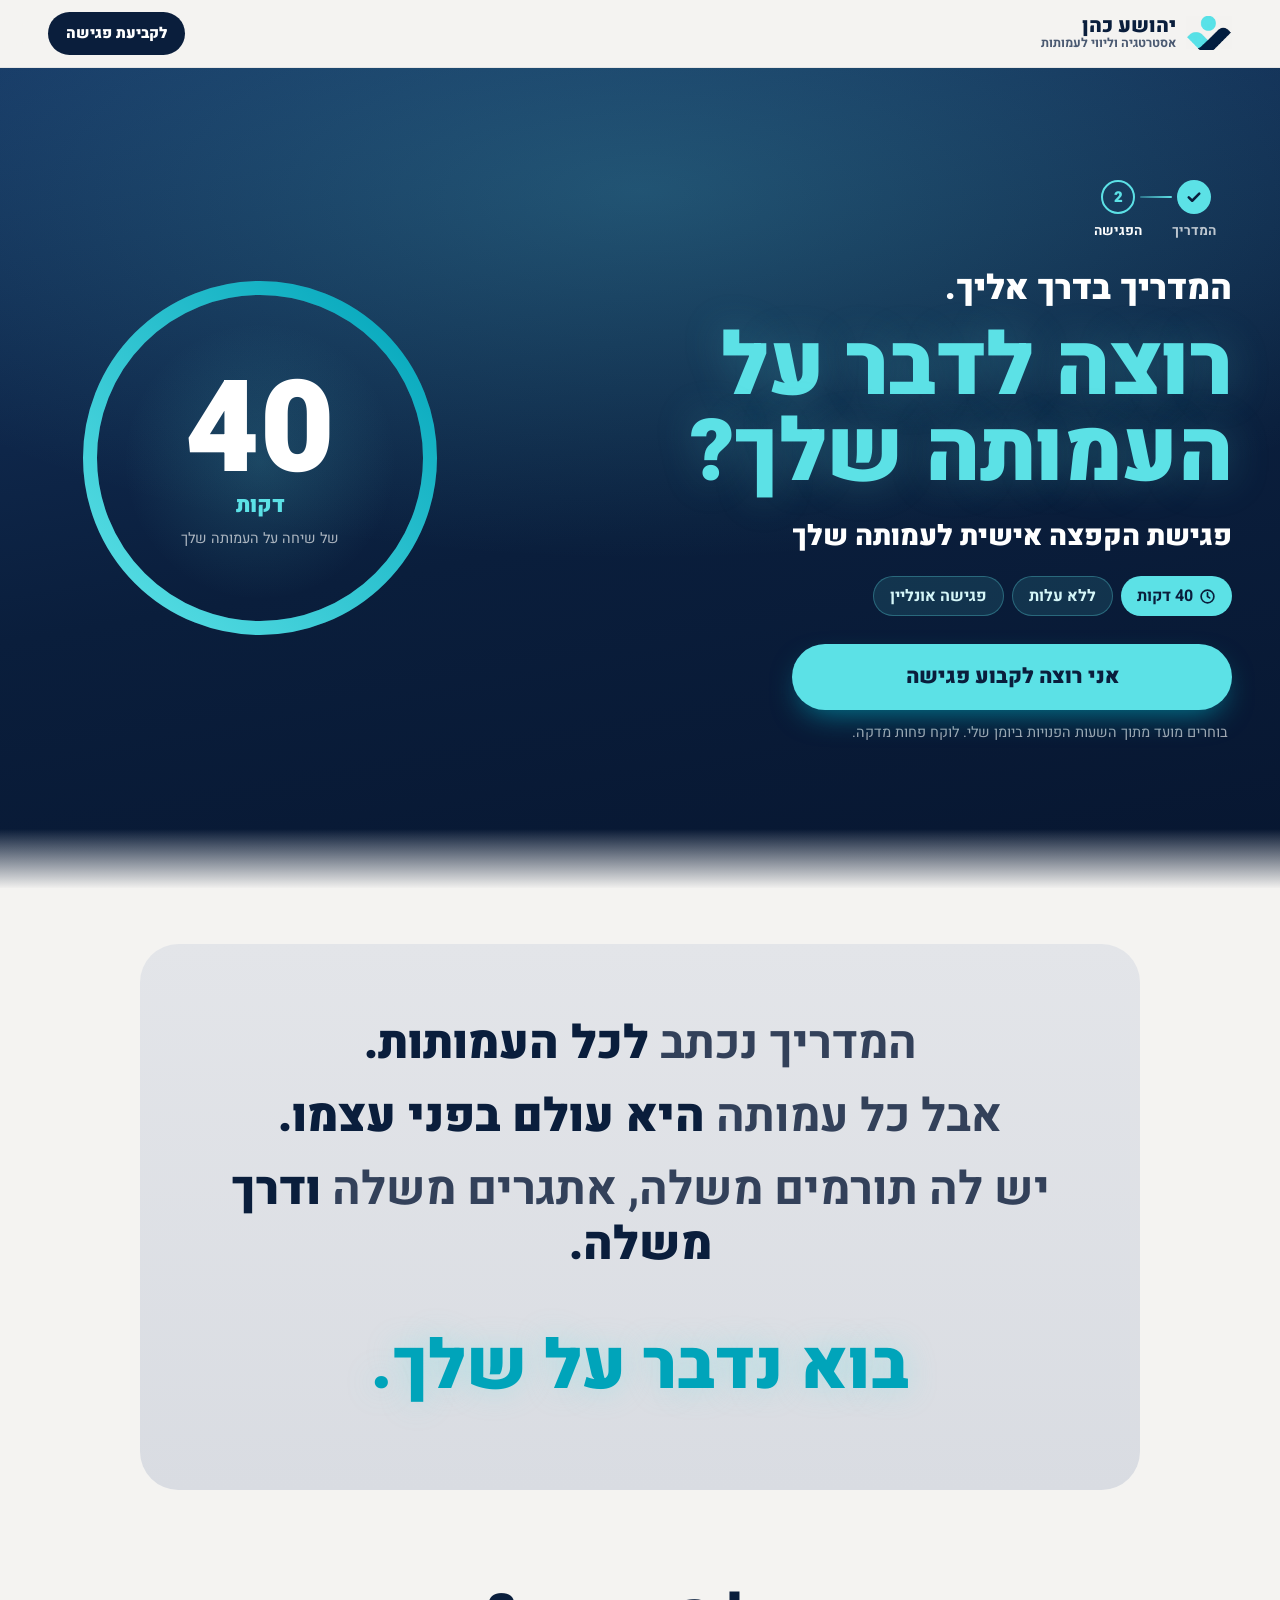
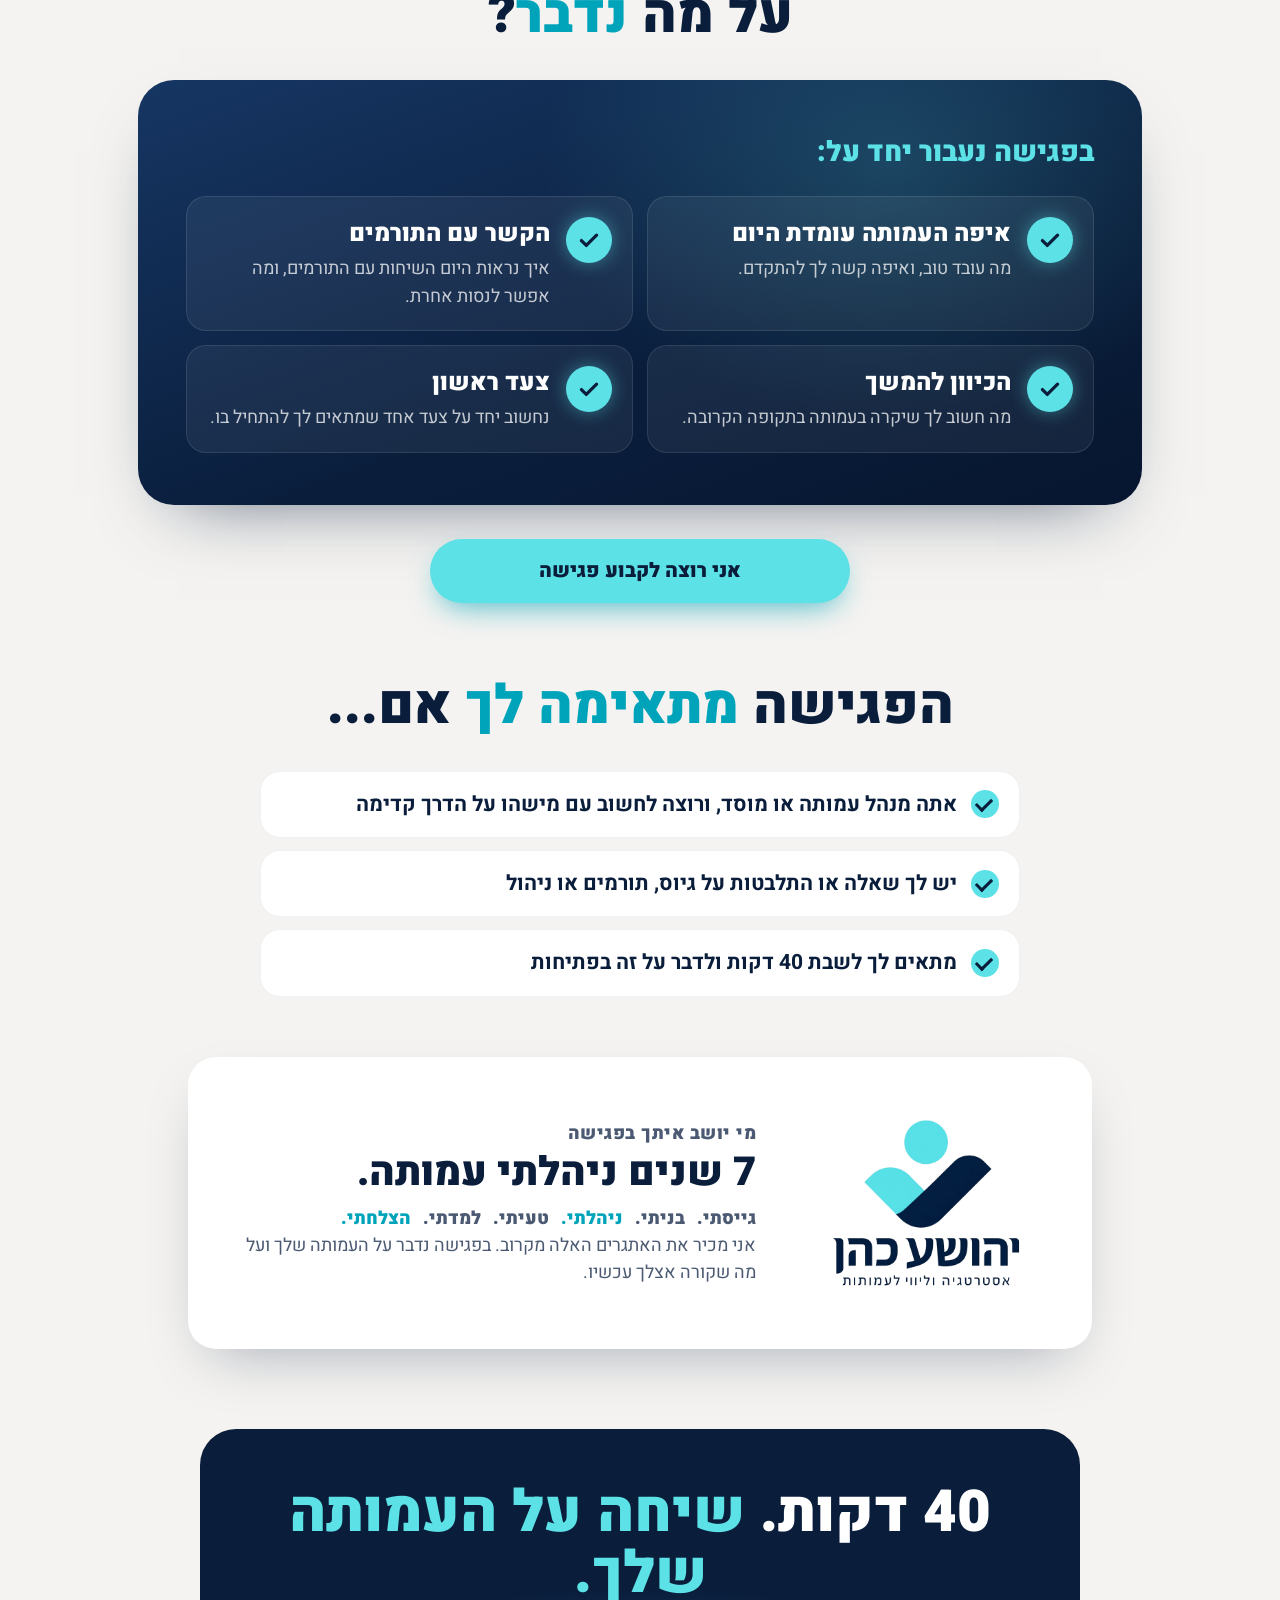
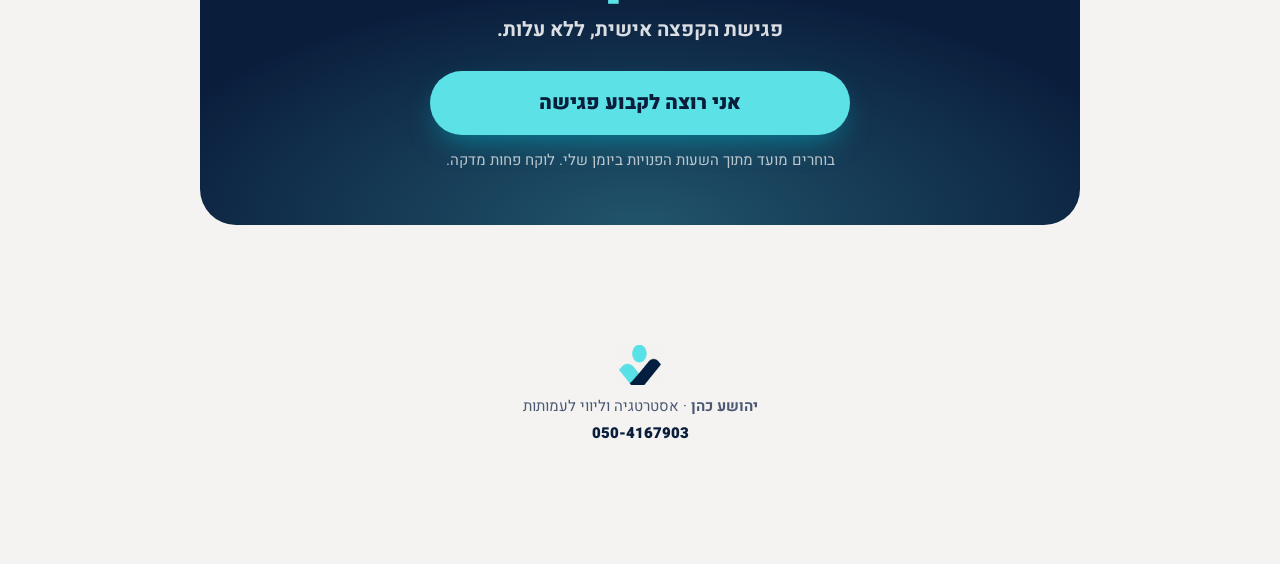
<file: thank-you.html>
<!doctype html>
<html lang="he" dir="rtl">
<head>
<meta charset="utf-8">
<meta name="viewport" content="width=device-width, initial-scale=1, viewport-fit=cover">
<title>המדריך בדרך אליך | יהושע כהן</title>
<meta name="robots" content="noindex">
<meta name="theme-color" content="#0A1E3C">
<link rel="icon" type="image/png" href="assets/favicon.png">
<link rel="apple-touch-icon" href="assets/apple-touch-icon.png">
<link rel="preload" href="assets/heebo-hebrew-900-normal.woff2" as="font" type="font/woff2" crossorigin>
<link rel="stylesheet" href="styles.css?v=offer1">
<link rel="stylesheet" href="consult.css?v=role1">
<link rel="stylesheet" href="offer.css?v=offer2">
</head>
<body class="of">

<header class="top">
  <a class="brand" href="./" aria-label="יהושע כהן — אסטרטגיה וליווי לעמותות">
    <img src="assets/mark.webp" alt="" width="54" height="40">
    <span><b>יהושע כהן</b><small>אסטרטגיה וליווי לעמותות</small></span>
  </a>
  <a class="top-cta" href="book.html" data-book>לקביעת פגישה</a>
</header>

<main>
  <!-- HERO -->
  <section class="of-hero">
    <div class="of-hero-in">
      <div>
        <ol class="cs-steps" aria-label="שלב 2 מתוך 2">
          <li class="is-done"><span class="cs-dot"><svg viewBox="0 0 24 24" aria-hidden="true"><path d="M5 12.5l4.6 4.5L19 7.5"/></svg></span>המדריך</li>
          <li class="is-now" aria-current="step"><span class="cs-dot">2</span>הפגישה</li>
        </ol>
        <p class="of-kicker">המדריך בדרך אליך.</p>
        <h1>רוצה לדבר על העמותה שלך?</h1>
        <p class="of-sub">פגישת הקפצה אישית לעמותה שלך</p>
        <p class="cs-meta"><span class="cs-pill"><svg viewBox="0 0 24 24" aria-hidden="true"><circle cx="12" cy="12" r="9"/><path d="M12 7v5l3 2"/></svg>40 דקות</span><span class="cs-pill">ללא עלות</span><span class="cs-pill">פגישה אונליין</span></p>

        <div data-open>
          <div class="of-seats" data-seats hidden>
            <p class="of-seats-t"><b>נשארו פגישות בודדות</b></p>
          </div>
          <div class="of-cta">
            <a class="btn" href="book.html" data-book>אני רוצה לקבוע פגישה</a>
            <p class="of-note">בוחרים מועד מתוך השעות הפנויות ביומן שלי. לוקח פחות מדקה.</p>
          </div>
        </div>
        <div data-closed-top hidden>
          <p class="cs-full" style="text-align:right">כרגע אין מועדים פנויים. <span>אפשר להצטרף לרשימת ההמתנה למטה.</span></p>
        </div>
      </div>

      <div class="of-dial" aria-hidden="true">
        <svg viewBox="0 0 400 400">
          <circle class="trk" cx="200" cy="200" r="170"/>
          <defs><linearGradient id="ofg" x1="0" y1="0" x2="1" y2="1"><stop offset="0" stop-color="#5CE1E6"/><stop offset="1" stop-color="#00A4BA"/></linearGradient></defs>
          <circle class="seg" cx="200" cy="200" r="170" style="--len:1068"/>
        </svg>
        <div class="of-dial-c"><b>40</b><span>דקות</span><small>של שיחה על העמותה שלך</small></div>
      </div>
    </div>
  </section>

  <!-- TURN -->
  <section class="of-turn" data-reveal-group>
    <p class="pain-line" data-reveal>המדריך נכתב <b>לכל העמותות.</b></p>
    <p class="pain-line" data-reveal>אבל כל עמותה <b>היא עולם בפני עצמו.</b></p>
    <p class="pain-line" data-reveal>יש לה תורמים משלה, אתגרים משלה <b>ודרך משלה.</b></p>
    <p class="pain-turn" data-reveal>בוא נדבר על שלך.</p>
  </section>

  <!-- WHAT YOU GET -->
  <section class="of-plan">
    <h2 class="sec-title" data-reveal>על מה <em>נדבר</em>?</h2>
    <div class="of-get" data-reveal>
      <p class="of-get-t">בפגישה נעבור יחד על:</p>
      <ul class="of-gets">
        <li data-reveal><span class="of-ck" aria-hidden="true"><svg viewBox="0 0 24 24"><path d="M5 12.5l4.5 4.5L19 7.5"/></svg></span><div><h3>איפה העמותה עומדת היום</h3><p>מה עובד טוב, ואיפה קשה לך להתקדם.</p></div></li>
        <li data-reveal><span class="of-ck" aria-hidden="true"><svg viewBox="0 0 24 24"><path d="M5 12.5l4.5 4.5L19 7.5"/></svg></span><div><h3>הקשר עם התורמים</h3><p>איך נראות היום השיחות עם התורמים, ומה אפשר לנסות אחרת.</p></div></li>
        <li data-reveal><span class="of-ck" aria-hidden="true"><svg viewBox="0 0 24 24"><path d="M5 12.5l4.5 4.5L19 7.5"/></svg></span><div><h3>הכיוון להמשך</h3><p>מה חשוב לך שיקרה בעמותה בתקופה הקרובה.</p></div></li>
        <li data-reveal><span class="of-ck" aria-hidden="true"><svg viewBox="0 0 24 24"><path d="M5 12.5l4.5 4.5L19 7.5"/></svg></span><div><h3>צעד ראשון</h3><p>נחשוב יחד על צעד אחד שמתאים לך להתחיל בו.</p></div></li>
      </ul>
    </div>
    <div class="of-mid-cta" data-reveal data-open-only><a class="btn" href="book.html" data-book>אני רוצה לקבוע פגישה</a></div>
  </section>

  <!-- FOR WHOM -->
  <section class="for">
    <h2 class="sec-title" data-reveal>הפגישה <em>מתאימה לך</em> אם...</h2>
    <ul class="for-list">
      <li data-reveal>אתה מנהל עמותה או מוסד, ורוצה לחשוב עם מישהו על הדרך קדימה</li>
      <li data-reveal>יש לך שאלה או התלבטות על גיוס, תורמים או ניהול</li>
      <li data-reveal>מתאים לך לשבת 40 דקות ולדבר על זה בפתיחות</li>
    </ul>
  </section>

  <!-- TESTIMONIALS: draft slots until the real ones arrive -->
  <section class="of-say" hidden><!-- hidden until real testimonials arrive -->
    <h2 class="sec-title" data-reveal>מה אומרים <em>מנהלי עמותות</em></h2>
    <div class="of-quotes">
      <figure class="of-q draft" data-reveal><p>כאן תיכנס המלצה אמיתית ממנהל עמותה.</p><footer><b>שם הממליץ</b>תפקיד, שם העמותה</footer></figure>
      <figure class="of-q draft" data-reveal><p>כאן תיכנס המלצה אמיתית ממנהל עמותה.</p><footer><b>שם הממליץ</b>תפקיד, שם העמותה</footer></figure>
      <figure class="of-q draft" data-reveal><p>כאן תיכנס המלצה אמיתית ממנהל עמותה.</p><footer><b>שם הממליץ</b>תפקיד, שם העמותה</footer></figure>
    </div>
  </section>

  <!-- WHO -->
  <section class="who">
    <div class="who-card" data-reveal>
      <img src="assets/logo.webp" alt="יהושע כהן — אסטרטגיה וליווי לעמותות" width="220" height="220" loading="lazy">
      <div>
        <p class="who-kicker">מי יושב איתך בפגישה</p>
        <h2>7 שנים ניהלתי עמותה.</h2>
        <p class="who-words"><span>גייסתי.</span> <span>בניתי.</span> <span>ניהלתי.</span> <span>טעיתי.</span> <span>למדתי.</span> <span>הצלחתי.</span></p>
        <p>אני מכיר את האתגרים האלה מקרוב. בפגישה נדבר על העמותה שלך ועל מה שקורה אצלך עכשיו.</p>
      </div>
    </div>
  </section>

  <!-- FINAL -->
  <section class="final" id="book">
    <div class="final-card">
      <h2>40 דקות. <em>שיחה על העמותה שלך.</em></h2>
      <div data-open>
        <p>פגישת הקפצה אישית, ללא עלות.</p>
        <div class="of-seats" data-seats hidden>
          <p class="of-seats-t"><b>נשארו פגישות בודדות</b></p>
        </div>
        <div style="margin-top:24px"><a class="btn" href="book.html" data-book>אני רוצה לקבוע פגישה</a></div>
        <p class="of-final-note">בוחרים מועד מתוך השעות הפנויות ביומן שלי. לוקח פחות מדקה.</p>
      </div>
      <div data-closed hidden>
        <p class="cs-full">כרגע אין מועדים פנויים. <span>השאר פרטים לרשימת ההמתנה, ואחזור אליך ברגע שייפתח מועד.</span></p>
        <form class="cs-form" data-waitlist novalidate>
          <input class="hp" name="website" tabindex="-1" autocomplete="off" aria-hidden="true">
          <label><span>שם מלא</span><input name="name" required autocomplete="name"></label>
          <label><span>טלפון</span><input name="phone" type="tel" inputmode="tel" required autocomplete="tel" dir="ltr"></label>
          <label><span>שם העמותה</span><input name="org" autocomplete="organization"></label>
          <p class="cs-err" data-err hidden></p>
          <button class="btn cs-btn" type="submit">הוסיפו אותי לרשימת ההמתנה</button>
        </form>
        <p class="cs-done" data-wait-done hidden>תודה! אתה ברשימה, ואחזור אליך ברגע שייפתח מועד.</p>
      </div>
    </div>
  </section>
</main>

<footer class="foot">
  <img src="assets/mark.webp" alt="" width="54" height="40" loading="lazy">
  <p><b>יהושע כהן</b> · אסטרטגיה וליווי לעמותות</p>
  <p><a href="https://wa.me/972504167903" target="_blank" rel="noopener" dir="ltr">050-4167903</a></p>
</footer>

<a class="sticky-cta" href="book.html" data-sticky data-book>אני רוצה לקבוע פגישה</a>

<script src="consult.js?v=track1"></script>
<script>
(function () {
  var C = window.Consult;
  var $$ = function (s) { return Array.prototype.slice.call(document.querySelectorAll(s)); };

  // "נשארו פגישות בודדות" shows only while booking is open; when every place is taken, the waiting list shows instead.
  C.get('/status').then(function (s) {
    if (!s.open) {
      $$('[data-open],[data-open-only],[data-sticky],.top-cta').forEach(function (el) { el.hidden = true; el.style.display = 'none'; });
      $$('[data-closed],[data-closed-top]').forEach(function (el) { el.hidden = false; });
      return;
    }
    $$('[data-seats]').forEach(function (el) { el.hidden = false; });
  }).catch(function () {});

  // Waiting list (only when every place is taken)
  var form = document.querySelector('[data-waitlist]');
  C.prefill(form);
  form.addEventListener('submit', function (e) {
    e.preventDefault();
    var err = form.querySelector('[data-err]');
    var data = C.formData(form);
    if (!data.name || C.digits(data.phone).length < 9) { err.textContent = 'צריך שם וטלפון כדי שאוכל לחזור אליך.'; err.hidden = false; return; }
    data.email = C.stored('signedUpEmail');
    var btn = form.querySelector('button'); btn.setAttribute('aria-busy', 'true'); err.hidden = true;
    C.post('/waitlist', data).then(function () {
      form.hidden = true; document.querySelector('[data-wait-done]').hidden = false;
    }).catch(function () {
      err.textContent = 'משהו השתבש. נסו שוב, או שלחו לי הודעה: 050-4167903'; err.hidden = false;
    }).then(function () { btn.removeAttribute('aria-busy'); });
  });

  // Local preview: keep the API switch on the booking links
  if (/[?&]api=local\b/.test(location.search)) $$('[data-book]').forEach(function (a) { a.href = 'book.html?api=local'; });

  // Scroll reveals (staggered inside a group), like the main page
  var io = 'IntersectionObserver' in window ? new IntersectionObserver(function (entries) {
    entries.forEach(function (en) {
      if (!en.isIntersecting) return;
      var el = en.target, grp = el.closest('[data-reveal-group]');
      var delay = grp ? Array.prototype.indexOf.call(grp.querySelectorAll('[data-reveal]'), el) * 450 : 0;
      setTimeout(function () { el.classList.add('in'); }, delay);
      io.unobserve(el);
    });
  }, { threshold: 0.15 }) : null;
  var all = /[?&]shot/.test(location.search); // screenshots: show everything at once
  if (all) { var st = document.createElement('style'); st.textContent = '[data-reveal]{opacity:1!important;transform:none!important;transition:none!important}'; document.head.appendChild(st); }
  $$('[data-reveal]').forEach(function (el) { io && !all ? io.observe(el) : el.classList.add('in'); });

  // Sticky button on the phone: after the top button scrolls away, until the closing box shows
  var sticky = document.querySelector('[data-sticky]');
  var topBtn = document.querySelector('.of-cta');
  var fin = document.querySelector('.final');
  var seen = { top: true, fin: false };
  if ('IntersectionObserver' in window) {
    var so = new IntersectionObserver(function (entries) {
      entries.forEach(function (en) { seen[en.target === fin ? 'fin' : 'top'] = en.isIntersecting; });
      sticky.classList.toggle('on', !seen.top && !seen.fin);
    });
    so.observe(topBtn); so.observe(fin);
  }
})();
</script>
</body>
</html>
</file>
<file: styles.css>
@font-face{font-family:H;font-weight:400;font-display:swap;src:url(assets/heebo-hebrew-400-normal.woff2) format("woff2");unicode-range:U+0590-05FF,U+FB1D-FB4F}
@font-face{font-family:H;font-weight:700;font-display:swap;src:url(assets/heebo-hebrew-700-normal.woff2) format("woff2");unicode-range:U+0590-05FF,U+FB1D-FB4F}
@font-face{font-family:H;font-weight:900;font-display:swap;src:url(assets/heebo-hebrew-900-normal.woff2) format("woff2");unicode-range:U+0590-05FF,U+FB1D-FB4F}
@font-face{font-family:H;font-weight:400;font-display:swap;src:url(assets/heebo-latin-400-normal.woff2) format("woff2")}
@font-face{font-family:H;font-weight:700;font-display:swap;src:url(assets/heebo-latin-700-normal.woff2) format("woff2")}
@font-face{font-family:H;font-weight:900;font-display:swap;src:url(assets/heebo-latin-900-normal.woff2) format("woff2")}

:root{
  --navy:#0A1E3C;--navy-2:#13294d;--cyan:#5CE1E6;--teal:#00A4BA;--teal-d:#008396;
  --paper:#F4F3F1;--paper-2:#EFEDEB;--ink:#0A1E3C;--muted:#4b5a72;--line:#dfe3e8;
  --radius:28px;--shadow:0 24px 60px -24px rgba(10,30,60,.35);
}
*{box-sizing:border-box}
html{scroll-behavior:smooth;-webkit-text-size-adjust:100%;overflow-x:clip}
body{margin:0;font-family:H,"Segoe UI",Arial,sans-serif;color:var(--ink);background:var(--paper);line-height:1.5;-webkit-font-smoothing:antialiased;overflow-x:clip}
img{max-width:100%;display:block}
a{color:inherit}
em{font-style:normal;color:var(--teal)}
:focus-visible{outline:3px solid var(--teal);outline-offset:3px}

/* header */
.top{position:sticky;top:0;z-index:20;display:flex;align-items:center;justify-content:space-between;gap:16px;
  padding:12px clamp(16px,4vw,48px);background:rgba(244,243,241,.82);backdrop-filter:saturate(1.4) blur(14px);-webkit-backdrop-filter:saturate(1.4) blur(14px);border-bottom:1px solid rgba(10,30,60,.06)}
.brand{display:flex;align-items:center;gap:10px;text-decoration:none}
.brand img{width:46px;height:auto}
.brand span{display:flex;flex-direction:column;line-height:1.1}
.brand b{font-weight:900;font-size:20px}
.brand small{font-size:12.5px;color:var(--muted);font-weight:700}
.top-cta{font-weight:900;text-decoration:none;font-size:15px;padding:10px 18px;border-radius:999px;background:var(--navy);color:#fff;transition:transform .2s}
.top-cta:hover{transform:translateY(-1px)}

/* hero */
.hero{position:relative;display:grid;grid-template-columns:1fr;grid-template-areas:"head" "book" "form";gap:8px;max-width:1200px;margin:0 auto;padding:28px clamp(16px,4vw,48px) 40px;scroll-margin-top:80px}
.hero::before{content:"";position:absolute;inset:-80px 0 auto;height:900px;z-index:-1;
  background:radial-gradient(60% 50% at 50% 40%,#fff 0%,rgba(255,255,255,0) 70%),radial-gradient(40% 35% at 30% 70%,rgba(92,225,230,.16),rgba(92,225,230,0) 70%)}
.eyebrow{display:inline-flex;align-items:center;gap:8px;margin:0 0 14px;padding:7px 14px;border-radius:999px;background:#fff;box-shadow:0 2px 10px rgba(10,30,60,.08);font-weight:700;font-size:14.5px}
.dot{width:8px;height:8px;border-radius:50%;background:var(--teal);box-shadow:0 0 0 0 rgba(0,164,186,.5);animation:ping 2s infinite}
@keyframes ping{70%{box-shadow:0 0 0 10px rgba(0,164,186,0)}100%{box-shadow:0 0 0 0 rgba(0,164,186,0)}}
.hero-head{grid-area:head}
.hero-form{grid-area:form}
h1{margin:0;font-weight:900;font-size:clamp(38px,8.4vw,70px);line-height:1.02;letter-spacing:-.5px;text-wrap:balance}
h1 em{display:block;font-size:1.2em;line-height:1.05}
.lead{margin:18px 0 8px;font-size:clamp(18px,2.2vw,22px);font-weight:400;color:var(--muted);max-width:560px}
.lead b{font-weight:900;color:var(--navy)}

/* form */
.signup{position:relative}
.signup,.done{background:#fff;border-radius:var(--radius);padding:22px;box-shadow:var(--shadow);border:1px solid rgba(10,30,60,.05);max-width:520px}
.form-title{margin:0 4px 14px;font-size:21px;font-weight:900}
.field{margin-bottom:14px}
.field label{display:block;font-weight:900;font-size:15px;margin:0 4px 6px}
.field label .opt{font-weight:400;font-size:13.5px;color:#7a8596}
.field input{width:100%;font:inherit;font-size:18px;font-weight:700;color:var(--ink);padding:15px 16px;border-radius:16px;border:2px solid var(--line);background:#fbfbfa;transition:border-color .2s,box-shadow .2s,background .2s}
.field input[dir=ltr]{text-align:left}
.field input::placeholder{color:#a5aebb;font-weight:400}
.field input:focus{outline:none;border-color:var(--teal);background:#fff;box-shadow:0 0 0 4px rgba(0,164,186,.14)}
.field input[aria-invalid=true]{border-color:#d9534f;box-shadow:0 0 0 4px rgba(217,83,79,.12)}
.hint{margin:8px 4px 0;font-size:14.5px;font-weight:700;color:var(--teal-d)}
.hint button{font:inherit;font-weight:900;color:var(--teal-d);background:none;border:0;padding:0;text-decoration:underline;cursor:pointer}
.hp{position:absolute;inset:auto auto 0 0;width:1px;height:1px;overflow:hidden;clip-path:inset(50%);opacity:0;pointer-events:none}
.btn{position:relative;display:inline-flex;align-items:center;justify-content:center;gap:10px;width:100%;font:inherit;font-weight:900;font-size:20px;
  padding:17px 22px;border:0;border-radius:999px;background:var(--cyan);color:var(--navy);cursor:pointer;text-decoration:none;overflow:hidden;
  box-shadow:0 12px 30px -10px rgba(0,164,186,.75);transition:transform .2s,box-shadow .2s}
.btn:hover{transform:translateY(-2px);box-shadow:0 18px 36px -12px rgba(0,164,186,.8)}
.btn:active{transform:translateY(0)}
.btn::after{content:"";position:absolute;inset:0;background:linear-gradient(110deg,transparent 30%,rgba(255,255,255,.6) 50%,transparent 70%);transform:translateX(120%);animation:shine 3.6s 1.2s infinite}
@keyframes shine{0%{transform:translateX(120%)}35%,100%{transform:translateX(-120%)}}
.btn[aria-busy=true]{pointer-events:none;color:transparent}
.btn[aria-busy=true]::before{content:"";position:absolute;width:24px;height:24px;border-radius:50%;border:3px solid var(--navy);border-left-color:transparent;animation:spin .8s linear infinite}
@keyframes spin{to{transform:rotate(360deg)}}
.fine{margin:12px 4px 0;font-size:13px;color:var(--muted);text-align:center}
.consent{display:flex;align-items:flex-start;gap:10px;margin:2px 4px 16px;font-size:14px;line-height:1.55;color:var(--muted);cursor:pointer}
.consent input{flex:none;width:22px;height:22px;margin:1px 0 0;accent-color:var(--teal);cursor:pointer}
.consent[aria-invalid=true]{color:#a12a25}
.consent[aria-invalid=true] input{outline:2px solid #d9534f;outline-offset:2px;border-radius:4px}
.error{margin:10px 0 0;padding:10px 14px;border-radius:12px;background:#fdecea;color:#a12a25;font-weight:700;font-size:15px}

.done{text-align:center;padding:30px 22px;animation:pop .5s cubic-bezier(.2,1.4,.4,1)}
.done h2{margin:12px 0 4px;font-size:30px;font-weight:900}
.done p{margin:0 0 18px;font-size:18px;color:var(--muted);font-weight:700}
.done-check{width:72px;height:72px;margin:0 auto;border-radius:50%;background:var(--navy);position:relative}
.done-check::before,.done-check::after{content:"";position:absolute;border-radius:6px}
.done-check::before{width:12px;height:26px;background:var(--cyan);left:20px;top:30px;transform:rotate(-45deg)}
.done-check::after{width:12px;height:42px;background:#fff;left:38px;top:16px;transform:rotate(45deg)}
.btn-ghost{background:var(--navy);color:#fff;box-shadow:none;font-size:17px}
.btn-ghost::after{display:none}
@keyframes pop{from{transform:scale(.9);opacity:0}}

/* guide book */
.book-wrap{grid-area:book;position:relative;display:grid;place-items:center;padding:14px 0 30px;perspective:1600px}
.book-wrap::before{content:"";position:absolute;inset:0 6%;background:radial-gradient(closest-side,rgba(92,225,230,.38),rgba(92,225,230,0));z-index:-1}
.book{position:relative;width:min(44vw,180px);aspect-ratio:720/1201;transform:rotateY(-16deg) rotateX(3deg);animation:float 7s ease-in-out infinite;
  border-radius:14px 4px 4px 14px;
  box-shadow:-5px 5px 0 -1px #fff,-5px 5px 0 0 #d5dae1,-10px 10px 0 -1px #fff,-10px 10px 0 0 #d5dae1,-15px 15px 0 -1px #fff,-15px 15px 0 0 #d5dae1,-34px 44px 60px -18px rgba(10,30,60,.5)}
@keyframes float{50%{transform:rotateY(-12deg) rotateX(3deg) translateY(-10px)}}
.cover{position:absolute;inset:0;width:100%;height:100%;object-fit:cover;border-radius:inherit}
.book::after{content:"";position:absolute;top:0;bottom:0;right:0;width:5%;border-radius:0 4px 4px 0;background:linear-gradient(90deg,rgba(255,255,255,0),rgba(255,255,255,.18) 45%,rgba(0,0,0,.22))}

/* pain */
.pain{max-width:1000px;margin:40px auto 0;padding:72px clamp(20px,5vw,48px);background:linear-gradient(180deg,#e3e5e9,#d9dce2);border-radius:clamp(0px,3vw,40px);text-align:center}
.pain-line{margin:0 0 18px;font-size:clamp(26px,5.4vw,46px);font-weight:700;line-height:1.2;color:#33415a}
.pain-line b{font-weight:900;color:var(--navy)}
.pain-empty b{font-size:1.35em}
.pain-turn{display:inline-block;margin:26px 0 0;font-size:clamp(36px,7.6vw,68px);font-weight:900;color:var(--teal);text-shadow:0 0 30px rgba(92,225,230,.35)}

/* what is in the guide */
.get{max-width:1200px;margin:0 auto;padding:84px clamp(16px,4vw,48px) 40px}
.sec-title{margin:0 0 34px;text-align:center;font-size:clamp(32px,6vw,54px);font-weight:900;line-height:1.1}
.get-list{list-style:none;margin:0 auto;padding:0;max-width:860px;display:grid;gap:12px}
.get-list li{position:relative;padding:18px 62px 18px 20px;border-radius:20px;background:#fff;border:1px solid rgba(10,30,60,.06);font-size:clamp(18px,2.2vw,21px);font-weight:700;line-height:1.4}
.get-list li::before{content:"";position:absolute;right:20px;top:50%;width:28px;height:28px;margin-top:-14px;border-radius:50%;background:var(--cyan)}
.get-list li::after{content:"";position:absolute;right:30px;top:50%;width:7px;height:13px;margin-top:-9px;border:solid var(--navy);border-width:0 3px 3px 0;transform:rotate(45deg)}
.get-list li{font-weight:500;line-height:1.4}
.get-list b{font-weight:900}
.get-cta{max-width:420px;margin:30px auto 0}

/* for whom */
.for{max-width:1000px;margin:0 auto;padding:44px clamp(16px,4vw,48px) 20px}
.for-list{list-style:none;margin:0 auto;padding:0;max-width:760px;display:grid;gap:12px}
.for-list li{position:relative;padding:18px 62px 18px 20px;border-radius:20px;background:#fff;border:1px solid rgba(10,30,60,.06);font-size:clamp(18px,2.2vw,21px);font-weight:700;line-height:1.4}
.for-list li::before{content:"";position:absolute;right:20px;top:50%;width:28px;height:28px;margin-top:-14px;border-radius:50%;background:var(--cyan)}
.for-list li::after{content:"";position:absolute;right:30px;top:50%;width:7px;height:13px;margin-top:-9px;border:solid var(--navy);border-width:0 3px 3px 0;transform:rotate(45deg)}

/* who */
.who{max-width:1000px;margin:0 auto;padding:40px clamp(16px,4vw,48px)}
.who-card{display:grid;grid-template-columns:1fr;gap:18px;align-items:center;background:#fff;border-radius:var(--radius);padding:30px 24px;box-shadow:var(--shadow);text-align:center}
.who-card img{width:170px;margin:0 auto}
.who-kicker{margin:0;font-weight:900;color:var(--teal);font-size:15px;letter-spacing:.5px}
.who h2{margin:4px 0 10px;font-size:clamp(28px,5vw,40px);font-weight:900;line-height:1.1}
.who-words{display:flex;flex-wrap:wrap;justify-content:center;gap:6px 12px;font-weight:900;font-size:20px;margin:0 0 12px}
.who-words span:nth-child(3n){color:var(--teal)}
.who p{font-size:18px;color:var(--muted);margin:0}

/* final */
.final{padding:40px clamp(16px,4vw,48px) 90px}
.final-card{max-width:880px;margin:0 auto;background:var(--navy);color:#fff;border-radius:calc(var(--radius) + 8px);padding:54px 24px;text-align:center;position:relative;overflow:hidden}
.final-card::before{content:"";position:absolute;inset:auto -10% -60% -10%;height:120%;background:radial-gradient(closest-side,rgba(92,225,230,.28),rgba(92,225,230,0))}
.final-card h2{position:relative;margin:0;font-size:clamp(34px,6.4vw,58px);font-weight:900;line-height:1.05}
.final-card em{color:var(--cyan)}
.final-card p{position:relative;margin:10px 0 26px;font-size:20px;font-weight:700;opacity:.85}
.final-card .btn{max-width:360px}

.foot{display:flex;flex-direction:column;align-items:center;gap:4px;padding:30px 16px 120px;color:var(--muted);font-size:15px;text-align:center}
.foot img{width:44px;margin-bottom:6px}
.foot p{margin:0}
.foot a{font-weight:900;color:var(--navy);text-decoration:none}

/* sticky mobile CTA */
.sticky-cta{position:fixed;left:16px;right:16px;bottom:calc(14px + env(safe-area-inset-bottom));z-index:30;display:flex;justify-content:center;padding:16px;border-radius:999px;
  background:var(--navy);color:#fff;font-weight:900;font-size:18px;text-decoration:none;box-shadow:0 14px 34px -10px rgba(10,30,60,.6);
  transform:translateY(160%);transition:transform .35s cubic-bezier(.2,1,.3,1)}
.sticky-cta.on{transform:none}

/* reveal */
[data-reveal]{opacity:0;transform:translateY(26px);transition:opacity .7s ease,transform .7s cubic-bezier(.2,1,.3,1)}
[data-reveal].in{opacity:1;transform:none}
.pain-turn[data-reveal]{transform:scale(.6)}
.pain-turn[data-reveal].in{transform:none;transition:opacity .5s,transform .6s cubic-bezier(.2,1.6,.4,1)}

@media (min-width:720px){
  .who-card{grid-template-columns:220px 1fr;text-align:right;padding:36px}
  .who-card img{width:220px}
  .who-words{justify-content:flex-start}
}
@media (min-width:960px){
  .hero{grid-template-columns:1.1fr .9fr;grid-template-areas:"head book" "form book";column-gap:56px;row-gap:22px;align-items:center;padding-top:48px;padding-bottom:64px;min-height:calc(100vh - 70px)}
  .hero-head{align-self:end}
  .hero-form{align-self:start}
  .book{width:min(25vw,320px)}
  .sticky-cta{display:none}
}
@media (prefers-reduced-motion:reduce){
  *{animation:none!important;transition:none!important;scroll-behavior:auto!important}
  [data-reveal]{opacity:1;transform:none}
}

/* 2026-11 order: the top shows the guide and a button; the form sits in the closing box */
.hero{grid-template-areas:"head" "book" "cta"}
.hero-cta{grid-area:cta;display:flex;justify-content:center}
.hero-cta .btn{max-width:420px}
.final{scroll-margin-top:70px}
.final-card .final-form{position:relative;max-width:520px;margin:0 auto;text-align:right;color:var(--ink)}
.final-card .final-form .signup{margin:0 auto}
.final-card .final-form .btn{max-width:none}
.final-card .final-form p{opacity:1;font-weight:inherit}
.final-card .final-form .form-title{margin:0 4px 14px;font-size:21px;font-weight:900}
.final-card .final-form .fine{margin:12px 4px 0;font-size:13px;font-weight:400;color:var(--muted)}
.final-card .final-form .error{margin:10px 0 0;font-size:15px;font-weight:700}
.final-card .final-form .done{color:var(--ink)}
.final-card .final-form .done p{font-size:18px;color:var(--muted);font-weight:700}
@media (min-width:960px){
  .hero{grid-template-areas:"head book" "head cta";align-items:center;min-height:0;padding-top:28px;padding-bottom:40px;row-gap:0}
  .hero-head{align-self:center}
  .hero-cta{align-self:start;margin-top:14px}
  .book{width:min(18vw,230px)}
  .book-wrap{padding-bottom:18px}
}

/* 2026-11 livelier book: a slow 3D sway and a soft light that glides over the cover now and then */
.book{animation:sway 8s ease-in-out infinite}
@keyframes sway{
  0%,100%{transform:rotateY(-16deg) rotateX(3deg) translateY(0)}
  25%{transform:rotateY(-9deg) rotateX(1deg) translateY(-12px)}
  50%{transform:rotateY(-14deg) rotateX(4deg) translateY(-5px)}
  75%{transform:rotateY(-20deg) rotateX(2deg) translateY(-13px)}
}
.book::before{content:"";position:absolute;inset:0;z-index:1;border-radius:inherit;pointer-events:none;
  background:linear-gradient(115deg,rgba(255,255,255,0) 38%,rgba(255,255,255,.42) 50%,rgba(255,255,255,0) 62%) no-repeat;
  background-size:260% 100%;background-position:160% 0;animation:shine-cover 6.5s 1.5s ease-in-out infinite}
@keyframes shine-cover{0%{background-position:160% 0}22%,100%{background-position:-60% 0}}

/* 2026-11 testimonials: vertical video cards; swipe row on phones, centered row on wide screens */
.recs{max-width:1200px;margin:0 auto;padding:56px 0 20px;text-align:center}
.recs-kicker{margin:0 0 6px;font-weight:900;color:var(--teal);font-size:15px;letter-spacing:.5px}
.recs .sec-title{padding:0 16px}
.recs-list{list-style:none;margin:0;padding:6px clamp(16px,4vw,48px) 18px;display:flex;gap:16px;overflow-x:auto;scroll-snap-type:x mandatory;
  scroll-padding-inline:clamp(16px,4vw,48px);-webkit-overflow-scrolling:touch;scrollbar-width:none}
.recs-list::-webkit-scrollbar{display:none}
.rec{flex:0 0 min(74vw,300px);scroll-snap-align:start;text-align:right}
.rec-play,.rec-frame{position:relative;display:block;width:100%;aspect-ratio:9/16;padding:0;border:0;border-radius:24px;overflow:hidden;background:var(--navy);
  box-shadow:0 22px 44px -22px rgba(10,30,60,.55);isolation:isolate}
.rec-play img,.rec-frame video{position:absolute;inset:0;width:100%;height:100%;object-fit:cover}
.rec-play img{transition:transform .6s cubic-bezier(.2,1,.3,1)}
.rec-play{cursor:pointer}
.rec-play::after{content:"";position:absolute;inset:0;background:linear-gradient(180deg,rgba(10,30,60,0) 55%,rgba(10,30,60,.35));pointer-events:none}
.rec-play:hover img{transform:scale(1.03)}
.rec-icon{position:absolute;z-index:1;top:50%;left:50%;width:72px;height:72px;margin:-36px 0 0 -36px;border-radius:50%;background:var(--cyan);
  box-shadow:0 10px 30px -6px rgba(0,164,186,.7),0 0 0 0 rgba(92,225,230,.55);animation:rec-ping 2.4s infinite}
.rec-icon::before{content:"";position:absolute;top:50%;left:50%;margin:-12px 0 0 -7px;border-style:solid;border-width:12px 0 12px 20px;border-color:transparent transparent transparent var(--navy)}
@keyframes rec-ping{70%{box-shadow:0 10px 30px -6px rgba(0,164,186,.7),0 0 0 16px rgba(92,225,230,0)}100%{box-shadow:0 10px 30px -6px rgba(0,164,186,.7),0 0 0 0 rgba(92,225,230,0)}}
.rec-quote{margin:14px 6px 2px;font-size:20px;font-weight:900;line-height:1.25}
.rec-who{margin:0 6px;font-size:15px;color:var(--muted)}
.rec-who b{color:var(--navy)}
@media (min-width:720px){
  .recs-list{justify-content:center;flex-wrap:wrap;overflow:visible;gap:28px}
  .rec{flex:0 0 300px}
}
.recs .sec-title{text-wrap:balance}
body.rec-on .sticky-cta{transform:translateY(160%)}

/* 2026-11 author photo in the "who" card */
.who-photo{position:relative;width:min(240px,64vw);margin:6px auto 0}
.who-photo::before{content:"";position:absolute;inset:14px -14px -14px 14px;border-radius:30px;background:linear-gradient(135deg,var(--cyan),var(--teal));z-index:0}
.who-card .who-photo>img{position:relative;z-index:1;width:100%;height:auto;aspect-ratio:1;object-fit:cover;border-radius:30px;margin:0;box-shadow:0 18px 40px -18px rgba(10,30,60,.55)}
.who-badge{position:absolute;z-index:2;top:-12px;right:-12px;display:grid;place-items:center;width:58px;height:58px;border-radius:50%;background:#fff;box-shadow:0 8px 20px -8px rgba(10,30,60,.45)}
.who-card .who-badge img{width:36px;height:auto;margin:0}
.who-photo figcaption{position:relative;z-index:2;display:flex;flex-direction:column;align-items:center;gap:2px;margin:-22px auto 0;width:max-content;max-width:100%;
  padding:8px 22px;border-radius:16px;background:var(--navy);color:#fff;line-height:1.15;box-shadow:0 10px 24px -10px rgba(10,30,60,.6)}
.who-photo figcaption b{font-size:18px;font-weight:900}
.who-photo figcaption small{font-size:12.5px;font-weight:700;color:var(--cyan)}
@media (min-width:720px){
  .who-card{grid-template-columns:260px 1fr;gap:40px}
  .who-photo{width:240px;margin:0}
}

/* ===== 2026-11 "live" pass: motion only, no new files ===== */

/* logo mark: the same image twice: the body draws in, the dot drops and bounces, then hops now and then */
.mk{position:relative;display:block;width:46px;aspect-ratio:300/221;flex:none}
.mk img{position:absolute;inset:0;width:100%;height:100%}
.mk-base{-webkit-mask:radial-gradient(17% 23% at 48.5% 21.7%,transparent 96%,#000 100%);mask:radial-gradient(17% 23% at 48.5% 21.7%,transparent 96%,#000 100%);
  animation:mk-draw .7s .15s cubic-bezier(.2,1,.3,1) both}
.mk-dot{clip-path:ellipse(17% 23% at 48.5% 21.7%);transform-origin:48.5% 44%;
  animation:mk-drop .9s .55s cubic-bezier(.3,0,.3,1) both,mk-hop 6s 3.5s ease-in-out infinite}
@keyframes mk-draw{from{clip-path:inset(0 0 0 100%);opacity:.3}to{clip-path:inset(0 0 0 0);opacity:1}}
@keyframes mk-drop{0%{transform:translateY(-140%);opacity:0}45%{transform:translateY(0) scale(1.12,.86);opacity:1}62%{transform:translateY(-22%) scale(.96,1.05)}78%{transform:translateY(0) scale(1.05,.95)}90%{transform:translateY(-5%)}100%{transform:none}}
@keyframes mk-hop{0%,84%,100%{transform:none}88%{transform:translateY(0) scale(1.1,.9)}93%{transform:translateY(-30%) scale(.95,1.06)}97%{transform:translateY(0) scale(1.06,.94)}}

/* reading progress under the header, led by the logo's dot */
.scroll-line{position:absolute;right:0;left:0;bottom:-2px;height:3px;pointer-events:none}
.scroll-line span{position:absolute;right:0;top:0;height:100%;width:calc(var(--p,0) * 100%);background:linear-gradient(270deg,var(--teal),var(--cyan));border-radius:3px}
.scroll-line span::after{content:"";position:absolute;left:-6px;top:50%;width:11px;height:11px;margin-top:-5.5px;border-radius:50%;background:var(--cyan);
  box-shadow:0 0 0 4px rgba(92,225,230,.25),0 0 14px rgba(92,225,230,.9);opacity:calc(var(--p,0) * 40)}

/* floating dots (the logo's dot as a motif) */
.floaters{position:absolute;inset:0;z-index:-1;overflow:hidden;pointer-events:none}
.floaters i{position:absolute;border-radius:50%;background:var(--cyan);opacity:.32;animation:drift 11s ease-in-out infinite}
.floaters i:nth-child(1){width:14px;height:14px;top:12%;right:8%}
.floaters i:nth-child(2){width:8px;height:8px;top:30%;left:10%;animation-duration:9s;animation-delay:-3s;background:var(--teal)}
.floaters i:nth-child(3){width:22px;height:22px;top:62%;right:4%;animation-duration:13s;animation-delay:-6s;opacity:.18}
.floaters i:nth-child(4){width:10px;height:10px;top:78%;left:18%;animation-duration:10s;animation-delay:-2s}
.floaters i:nth-child(5){width:6px;height:6px;top:8%;left:38%;animation-duration:8s;animation-delay:-5s;background:var(--teal)}
.floaters i:nth-child(6){width:16px;height:16px;top:46%;left:4%;animation-duration:12s;animation-delay:-8s;opacity:.2}
.floaters i:nth-child(7){width:9px;height:9px;top:88%;right:30%;animation-duration:9.5s;animation-delay:-4s}
.floaters i:nth-child(8){width:12px;height:12px;top:22%;right:42%;animation-duration:14s;animation-delay:-7s;opacity:.18}
@keyframes drift{0%,100%{transform:translate(0,0)}33%{transform:translate(-14px,-22px)}66%{transform:translate(10px,-8px)}}
.hero{isolation:isolate}
.final-card .floaters{z-index:0}
.final-card .floaters i{opacity:.22}

/* rotating word in the headline */
h1 .rot{position:relative;display:block;width:fit-content}
h1 .rot span{display:inline-block;transition:transform .45s cubic-bezier(.2,1,.3,1),opacity .35s,filter .35s}
h1 .rot span.out{transform:translateY(-55%);opacity:0;filter:blur(4px)}
h1 .rot span.pre{transform:translateY(55%);opacity:0;filter:blur(4px);transition:none}
h1 .rot::after{content:"";position:absolute;right:0;bottom:-.04em;height:.09em;width:0;border-radius:9px;background:var(--cyan);opacity:.75;animation:underline 1s 1s cubic-bezier(.2,1,.3,1) forwards}
@keyframes underline{to{width:100%}}

/* button arrow nudge + trust ticks */
.btn .arr{display:inline-block;animation:nudge 1.6s ease-in-out infinite}
@keyframes nudge{0%,100%{transform:none}50%{transform:translateX(-6px)}}
.hero-cta{flex-direction:column;align-items:center;gap:12px}
.ticks{list-style:none;display:flex;flex-wrap:wrap;justify-content:center;gap:6px 16px;margin:0;padding:0;font-weight:700;font-size:15px;color:var(--muted)}
.ticks li{display:flex;align-items:center;gap:6px}
.ticks li::before{content:"";width:16px;height:16px;border-radius:50%;background:var(--cyan) url("data:image/svg+xml,%3Csvg xmlns='http://www.w3.org/2000/svg' viewBox='0 0 16 16'%3E%3Cpath d='M4.5 8.3l2.2 2.2 4.8-4.9' fill='none' stroke='%230A1E3C' stroke-width='2' stroke-linecap='round' stroke-linejoin='round'/%3E%3C/svg%3E") center/100% no-repeat}


/* pain: the empty till gives a little shake */
.pain-empty.in b{display:inline-block;animation:shake .7s .55s both}
@keyframes shake{0%,100%{transform:none}20%{transform:translateX(7px) rotate(2deg)}40%{transform:translateX(-6px) rotate(-2deg)}60%{transform:translateX(4px)}80%{transform:translateX(-2px)}}

/* running band */
.ticker{margin:56px 0 0;background:var(--navy);color:#fff;overflow:hidden;transform:rotate(-1.2deg);box-shadow:0 14px 30px -18px rgba(10,30,60,.6)}
.ticker-run{display:flex;width:max-content;animation:run 32s linear infinite}
.ticker span{display:flex;align-items:center;gap:22px;padding:15px 0 15px 22px;font-weight:900;font-size:clamp(17px,2.4vw,22px);white-space:nowrap}
.ticker span::after{content:"";width:11px;height:11px;border-radius:50%;background:var(--cyan);box-shadow:0 0 12px rgba(92,225,230,.8)}
@keyframes run{to{transform:translateX(50%)}}
.ticker:hover .ticker-run{animation-play-state:paused}

/* guide list: checks pop in one after another */
.get-list li[data-reveal]::before,.get-list li[data-reveal]::after{transform:scale(0);transition:transform .45s .25s cubic-bezier(.2,1.8,.4,1)}
.get-list li[data-reveal]::after{transform:rotate(45deg) scale(0)}
.get-list li.in::before{transform:scale(1)}
.get-list li.in::after{transform:rotate(45deg) scale(1)}
.get-list li{transition:opacity .7s ease,transform .7s cubic-bezier(.2,1,.3,1),box-shadow .25s,border-color .25s}
.get-list li:hover{border-color:rgba(0,164,186,.35);box-shadow:0 12px 26px -18px rgba(0,164,186,.7)}

/* author photo: the cyan block breathes */
.who-photo::before{animation:breathe 7s ease-in-out infinite}
@keyframes breathe{50%{transform:translate(-5px,-5px)}}

/* sticky button: live dot */
.sticky-cta{align-items:center;gap:10px}
.live-dot{width:10px;height:10px;border-radius:50%;background:var(--cyan);box-shadow:0 0 0 0 rgba(92,225,230,.7);animation:ping 1.8s infinite}

@media (prefers-reduced-motion:reduce){
  .mk-base,.mk-dot{animation:none}
  .ticker-run{animation:none}
  h1 .rot::after{width:100%}
}
</file>
<file: consult.css>
/* Thank-you page offer and the booking page */
.cs-page{display:flex;flex-direction:column;min-height:100vh;min-height:100svh;
  background:radial-gradient(70% 45% at 50% 0%,#fff 0%,rgba(255,255,255,0) 70%),radial-gradient(50% 35% at 12% 90%,rgba(92,225,230,.2),rgba(92,225,230,0) 70%),var(--paper)}
.cs-wrap{flex:1;display:flex;align-items:flex-start;justify-content:center;padding:clamp(12px,3vw,40px)}
.cs-card{position:relative;overflow:hidden;width:100%;max-width:640px;padding:clamp(28px,5.5vw,52px) clamp(20px,5vw,52px) clamp(26px,5vw,44px);border-radius:calc(var(--radius) + 8px);
  background:linear-gradient(165deg,var(--navy-2),var(--navy) 62%);color:#fff;text-align:center;box-shadow:0 34px 70px -30px rgba(10,30,60,.65)}
.cs-card::before{content:"";position:absolute;inset:-45% -25% auto;height:90%;pointer-events:none;background:radial-gradient(closest-side,rgba(92,225,230,.2),rgba(92,225,230,0))}
.cs-card>*{position:relative;z-index:1}
.cs-card h1{margin:0;font-size:clamp(21px,5.6vw,30px);line-height:1.25;font-weight:900;color:#fff;text-wrap:balance}
.cs-card h1 em{display:block;margin-top:6px;font-size:clamp(27px,7.6vw,42px);line-height:1.15;color:var(--cyan)}
.cs-sub{margin:clamp(14px,3vw,20px) 0 0;font-size:clamp(18px,4.8vw,22px);font-weight:900;color:#fff}
.cs-meta{display:flex;flex-wrap:wrap;justify-content:center;gap:8px;margin:12px 0 0}
.cs-pill{display:inline-flex;align-items:center;gap:6px;padding:6px 14px;border-radius:999px;font-size:15px;font-weight:700;color:var(--navy);background:var(--cyan)}
.cs-pill+.cs-pill{color:#d5f6f8;background:rgba(92,225,230,.12);border:1px solid rgba(92,225,230,.3)}
.cs-pill svg{width:17px;height:17px;fill:none;stroke:currentColor;stroke-width:2.4;stroke-linecap:round}
.cs-gets{list-style:none;margin:clamp(20px,4vw,28px) auto 0;padding:0;max-width:500px;text-align:right;display:grid;gap:12px}
.cs-gets li{position:relative;padding:0 30px 0 0;font-size:clamp(15px,3.9vw,16.5px);line-height:1.55;color:rgba(255,255,255,.82)}
.cs-gets li b{color:#fff;font-weight:900}
.cs-gets li::before{content:"";position:absolute;right:0;top:4px;width:18px;height:18px;border-radius:50%;background:var(--cyan) url("data:image/svg+xml,%3Csvg xmlns='http://www.w3.org/2000/svg' viewBox='0 0 24 24' fill='none' stroke='%230A1E3C' stroke-width='3.6' stroke-linecap='round' stroke-linejoin='round'%3E%3Cpath d='M5 12.5l4.6 4.5L19 7.5'/%3E%3C/svg%3E") center/12px no-repeat}
.cs-scarcity{margin:clamp(22px,4.4vw,30px) 0 14px;font-size:15.5px;font-weight:700;color:#d5f6f8}
.cs-scarcity b{color:var(--cyan);font-weight:900}
.cs-btn{max-width:420px}
.cs-note{margin:12px auto 0;max-width:36ch;font-size:14px;line-height:1.5;color:rgba(255,255,255,.66)}
.cs-full{margin:24px 0 16px;font-size:19px;font-weight:900;line-height:1.45}
.cs-full span{display:block;font-size:15.5px;font-weight:400;color:rgba(255,255,255,.8)}
.cs-done{margin:18px 0 0;font-size:17px;font-weight:700;color:var(--cyan)}
.cs-foot{padding-bottom:24px}

/* steps */
.cs-steps{display:flex;justify-content:center;align-items:flex-start;margin:0 0 clamp(18px,4vw,26px);padding:0;list-style:none;font-size:13.5px;font-weight:700;color:rgba(255,255,255,.72)}
.cs-steps li{display:flex;flex-direction:column;align-items:center;gap:7px;width:96px;position:relative}
.cs-steps li+li::before{content:"";position:absolute;top:16px;right:calc(-50% + 22px);left:calc(50% + 22px);height:2px;border-radius:2px;background:linear-gradient(to left,var(--cyan),rgba(92,225,230,.35))}
.cs-dot{display:flex;align-items:center;justify-content:center;width:34px;height:34px;border-radius:50%;font-weight:900;font-size:15px}
.is-done .cs-dot{background:var(--cyan);color:var(--navy)}
.is-done .cs-dot svg{width:18px;height:18px;fill:none;stroke:currentColor;stroke-width:3.4;stroke-linecap:round;stroke-linejoin:round}
.is-now{color:#fff}
.is-now .cs-dot{border:2px solid var(--cyan);color:var(--cyan);animation:cs-ring 2.2s infinite}
@keyframes cs-ring{0%{box-shadow:0 0 0 0 rgba(92,225,230,.45)}70%,100%{box-shadow:0 0 0 12px rgba(92,225,230,0)}}

/* forms */
.cs-form{display:grid;gap:12px;max-width:440px;margin:0 auto;text-align:right}
.cs-form label{display:grid;gap:5px;font-size:14.5px;font-weight:700;color:#d5f6f8}
.cs-form textarea{resize:vertical;min-height:86px;line-height:1.5}
.cs-form .cs-opt{font-weight:400;opacity:.7;font-size:13px}
.cs-form input,.cs-form textarea{font:inherit;font-size:17px;padding:13px 15px;border-radius:14px;border:1.5px solid rgba(255,255,255,.22);background:rgba(255,255,255,.96);color:var(--navy)}
.cs-form input:focus,.cs-form textarea:focus{outline:none;border-color:var(--cyan);box-shadow:0 0 0 3px rgba(92,225,230,.35)}
.cs-form .btn{margin-top:6px}
.cs-err{margin:0;padding:10px 12px;border-radius:12px;background:rgba(255,120,120,.16);color:#ffd5d5;font-size:14.5px}
.hp{position:absolute!important;left:-9999px!important;width:1px;height:1px;opacity:0}

/* booking: days and times */
.cs-days{display:flex;gap:8px;overflow-x:auto;padding:4px 2px 10px;margin:18px -4px 0;scroll-snap-type:x mandatory;scrollbar-width:thin}
.cs-day{flex:none;scroll-snap-align:start;min-width:74px;padding:10px 8px;border-radius:16px;border:1.5px solid rgba(92,225,230,.3);background:rgba(255,255,255,.06);color:#fff;font:inherit;cursor:pointer;text-align:center}
.cs-day small{display:block;font-size:12.5px;font-weight:700;color:rgba(255,255,255,.7)}
.cs-day b{display:block;font-size:17px;font-weight:900}
.cs-day[aria-pressed=true]{background:var(--cyan);border-color:var(--cyan);color:var(--navy)}
.cs-day[aria-pressed=true] small{color:var(--navy)}
.cs-times{display:grid;grid-template-columns:repeat(auto-fill,minmax(88px,1fr));gap:8px;margin:10px 0 0}
.cs-time{padding:12px 6px;border-radius:14px;border:1.5px solid rgba(255,255,255,.22);background:rgba(255,255,255,.96);color:var(--navy);font:inherit;font-size:17px;font-weight:900;cursor:pointer}
.cs-time:hover{border-color:var(--cyan)}
.cs-time[aria-pressed=true]{background:var(--cyan);border-color:var(--cyan)}
.cs-chosen{margin:18px 0 14px;padding:12px 14px;border-radius:14px;background:rgba(92,225,230,.12);border:1px solid rgba(92,225,230,.3);font-size:16px;font-weight:700}
.cs-chosen button{margin-right:8px;font:inherit;font-size:14px;background:none;border:0;color:var(--cyan);text-decoration:underline;cursor:pointer}
.cs-h2{margin:22px 0 4px;font-size:18px;font-weight:900;color:#fff}
.cs-empty{margin:18px 0 0;color:rgba(255,255,255,.8)}
.cs-link{background:none;border:0;font:inherit;font-size:15px;color:rgba(255,255,255,.75);text-decoration:underline;cursor:pointer;margin-top:16px}
.cs-ok-icon{width:64px;height:64px;margin:0 auto 14px;border-radius:50%;background:var(--cyan);display:flex;align-items:center;justify-content:center}
.cs-ok-icon svg{width:34px;height:34px;fill:none;stroke:var(--navy);stroke-width:3.2;stroke-linecap:round;stroke-linejoin:round}
.cs-loading{margin:26px auto 4px;width:30px;height:30px;border-radius:50%;border:3px solid var(--cyan);border-left-color:transparent;animation:spin .8s linear infinite}

.cs-card>*{animation:cs-up .6s cubic-bezier(.2,.8,.3,1) both}
.cs-card>:nth-child(2){animation-delay:.08s}
.cs-card>:nth-child(3){animation-delay:.16s}
.cs-card>:nth-child(4){animation-delay:.24s}
.cs-card>:nth-child(5){animation-delay:.32s}
.cs-card>:nth-child(6){animation-delay:.4s}
@keyframes cs-up{from{opacity:0;transform:translateY(14px)}to{opacity:1;transform:none}}
@media (prefers-reduced-motion:reduce){.cs-card>*,.is-now .cs-dot{animation:none}}
</file>
<file: offer.css>
/* Thank-you page: the free consult offer as a full landing page (same language as the main page). */
.of{background:var(--paper)}
.of main{overflow:hidden}

/* hero: dark, full width */
.of-hero{position:relative;color:#fff;background:linear-gradient(170deg,#163663 0%,var(--navy) 55%,#071630 100%);padding:clamp(28px,5vw,64px) clamp(16px,4vw,48px) clamp(56px,8vw,96px)}
.of-hero::before{content:"";position:absolute;inset:-30% -20% auto;height:90%;pointer-events:none;background:radial-gradient(closest-side,rgba(92,225,230,.22),rgba(92,225,230,0))}
.of-hero::after{content:"";position:absolute;inset:auto 0 -1px;height:60px;background:linear-gradient(to bottom,rgba(244,243,241,0),var(--paper));pointer-events:none}
.of-hero-in{position:relative;z-index:1;max-width:1200px;margin:0 auto;display:grid;gap:clamp(28px,4vw,56px);align-items:center}
.of-hero .cs-steps{justify-content:flex-start;margin-bottom:22px}
.of-hero .cs-steps li{width:auto;min-width:76px}
.of-kicker{margin:0 0 10px;font-size:clamp(22px,4.6vw,34px);font-weight:900;color:#fff}
.of-hero h1{margin:0;font-size:clamp(44px,9vw,86px);line-height:1;font-weight:900;color:var(--cyan);letter-spacing:-.5px;text-wrap:balance;text-shadow:0 0 40px rgba(92,225,230,.25)}
.of-sub{margin:20px 0 0;font-size:clamp(20px,3.2vw,28px);font-weight:900;color:#fff}
.of-lead{margin:8px 0 0;max-width:34ch;font-size:clamp(17px,2.2vw,20px);line-height:1.55;color:rgba(255,255,255,.78)}
.of-hero .cs-meta{justify-content:flex-start;margin-top:18px}
.of-hero .cs-pill{font-size:16px;padding:7px 16px}
.of-cta{margin-top:28px;max-width:440px}
.of-cta .btn{font-size:21px}
.of-note{margin:12px 4px 0;font-size:14.5px;color:rgba(255,255,255,.62)}

/* the 15 places */
.of-seats{margin:24px 0 0}
.of-seats-t{margin:0 0 10px;font-size:16px;font-weight:700;color:#d5f6f8}
.of-seats-t b{color:var(--cyan);font-weight:900}
.of-dots{display:flex;flex-wrap:wrap;gap:8px;max-width:400px}
.of-dots i{width:18px;height:18px;border-radius:50%;background:var(--cyan);box-shadow:0 0 12px rgba(92,225,230,.55)}
.of-dots i.taken{background:rgba(255,255,255,.14);box-shadow:none;border:1.5px solid rgba(255,255,255,.22)}

/* the 40-minute dial */
.of-dial{position:relative;justify-self:center;width:min(64vw,400px);aspect-ratio:1}
.of-dial svg{width:100%;height:100%;transform:rotate(-90deg);overflow:visible}
.of-dial .trk{fill:none;stroke:rgba(255,255,255,.08);stroke-width:14}
.of-dial .seg{fill:none;stroke-width:14;stroke-linecap:round;stroke-dasharray:0 1000;animation:of-draw 1.1s cubic-bezier(.3,.8,.3,1) forwards}
.of-dial .seg{stroke:url(#ofg);animation-duration:2.2s;animation-delay:.3s}
@keyframes of-draw{to{stroke-dasharray:var(--len) 1000}}
.of-dial-c{position:absolute;inset:0;display:flex;flex-direction:column;align-items:center;justify-content:center;text-align:center}
.of-dial-c b{font-size:clamp(80px,20vw,128px);font-weight:900;line-height:.9;color:#fff}
.of-dial-c span{font-size:clamp(18px,3.4vw,22px);font-weight:900;color:var(--cyan)}
.of-dial-c small{margin-top:6px;font-size:14.5px;color:rgba(255,255,255,.65)}
.of-dial::before{content:"";position:absolute;inset:16%;border-radius:50%;background:radial-gradient(closest-side,rgba(92,225,230,.16),rgba(92,225,230,0))}

/* turn (like the main page's pain block) */
.of-turn{max-width:1000px;margin:clamp(30px,5vw,56px) auto 0;padding:clamp(48px,7vw,72px) clamp(20px,5vw,48px);background:linear-gradient(180deg,#e3e5e9,#d9dce2);border-radius:clamp(0px,3vw,40px);text-align:center}

/* the 40 minutes, step by step */
.of-plan{max-width:1100px;margin:0 auto;padding:clamp(64px,9vw,96px) clamp(16px,4vw,48px) 30px}
.of-get{position:relative;margin-top:8px;padding:clamp(28px,5vw,52px) clamp(20px,4vw,48px);border-radius:clamp(24px,3vw,36px);background:linear-gradient(160deg,#163663,var(--navy) 60%,#071630);color:#fff;box-shadow:0 30px 70px -40px rgba(10,30,60,.7);overflow:hidden}
.of-get::before{content:"";position:absolute;inset:-40% -10% auto auto;width:70%;height:120%;background:radial-gradient(closest-side,rgba(92,225,230,.18),rgba(92,225,230,0));pointer-events:none}
.of-get-t{position:relative;margin:0 0 22px;font-size:clamp(22px,3vw,28px);font-weight:900;color:var(--cyan)}
.of-gets{position:relative;list-style:none;margin:0;padding:0;display:grid;gap:14px}
.of-gets li{display:grid;grid-template-columns:auto 1fr;gap:16px;align-items:start;padding:20px;border-radius:20px;background:rgba(255,255,255,.06);border:1px solid rgba(255,255,255,.1)}
.of-ck{display:flex;align-items:center;justify-content:center;width:46px;height:46px;border-radius:50%;background:var(--cyan);box-shadow:0 0 18px rgba(92,225,230,.45)}
.of-ck svg{width:26px;height:26px;fill:none;stroke:var(--navy);stroke-width:3;stroke-linecap:round;stroke-linejoin:round}
.of-gets h3{margin:2px 0 6px;font-size:clamp(20px,2.5vw,24px);font-weight:900;line-height:1.25;color:#fff}
.of-gets p{margin:0;font-size:clamp(16.5px,2vw,18px);line-height:1.55;color:rgba(255,255,255,.75)}
.of-mid-cta{max-width:420px;margin:34px auto 0}

/* testimonials */
.of-say{max-width:1200px;margin:0 auto;padding:clamp(56px,8vw,90px) clamp(16px,4vw,48px) 20px}
.of-quotes{display:grid;gap:16px}
.of-q{position:relative;margin:0;padding:30px 24px 24px;border-radius:24px;background:#fff;box-shadow:var(--shadow)}
.of-q::before{content:"\201D";position:absolute;top:-6px;right:20px;font-size:84px;line-height:1;font-weight:900;color:var(--cyan)}
.of-q p{margin:18px 0 16px;font-size:18px;line-height:1.6;font-weight:500}
.of-q footer{font-size:15px;color:var(--muted)}
.of-q footer b{display:block;color:var(--navy);font-size:16.5px;font-weight:900}
/* Draft slots: shown only until the real testimonials arrive. */
.of-q.draft{background:transparent;box-shadow:none;border:2px dashed #b9c2cf}
.of-q.draft p,.of-q.draft footer{color:#8a95a6}

/* final */
.of .final-card .of-dots{justify-content:center;margin:0 auto}
.of .final-card .of-seats{position:relative}
.of .final-card .btn{max-width:420px}
.of-final-note{position:relative;margin:14px 0 0!important;font-size:15px!important;font-weight:400!important;opacity:.7!important}
.of .final-card .cs-form{position:relative;margin-top:8px}
.of .final-card .cs-full{position:relative}

@media (min-width:720px){
  .of-quotes{grid-template-columns:repeat(3,1fr)}
  .of-gets{grid-template-columns:1fr 1fr}
}
@media (min-width:960px){
  .of-hero-in{grid-template-columns:1.25fr .75fr}
  .of-hero{min-height:min(calc(100vh - 70px),820px);display:flex;align-items:center}
  .of-hero-in{width:100%}
}
@media (prefers-reduced-motion:reduce){.of-dial .seg{animation:none;stroke-dasharray:var(--len) 1000}}
</file>
